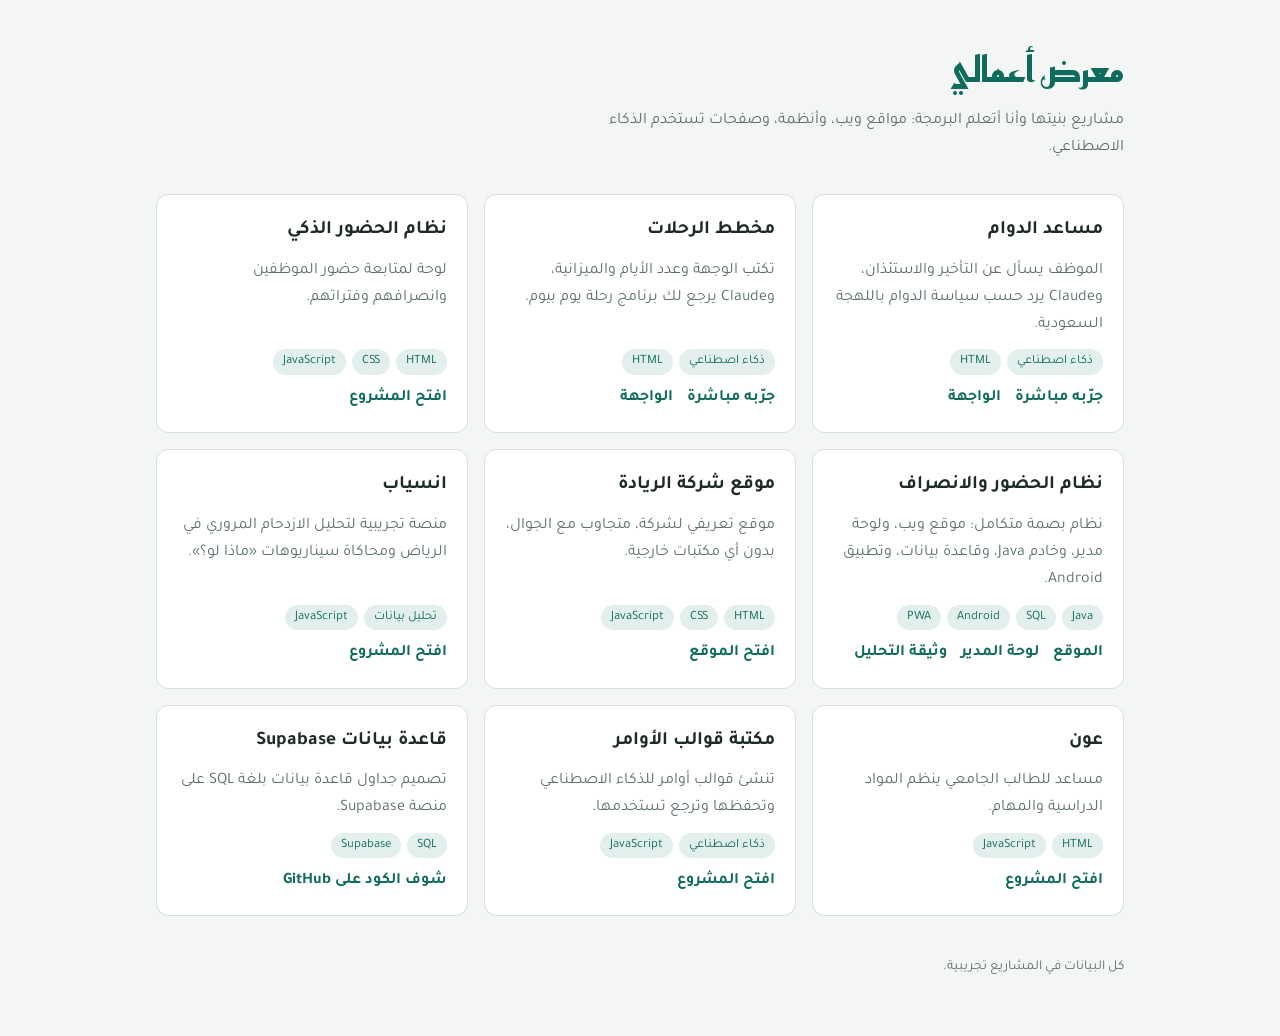
<file: index.html>
<!DOCTYPE html>
<html lang="ar" dir="rtl">
<head>
<meta charset="UTF-8">
<meta name="viewport" content="width=device-width, initial-scale=1.0">
<title>معرض أعمالي</title>
<meta name="description" content="مشاريعي في تطوير الويب والذكاء الاصطناعي">
<link rel="stylesheet" href="https://fonts.googleapis.com/css2?family=Tajawal:wght@400;500;700&family=Reem+Kufi:wght@600&display=swap">
<style>
/* تخطيط: رأس بسيط، ثم شبكة بطاقات تنزل لعمود واحد على الجوال */
:root{
  --bg:#f3f6f5; --surface:#ffffff; --fg:#1d2a28; --muted:#5d6f6b;
  --line:#d6e0dd; --accent:#0f6b5c; --tag:#e3efec;
  --display:"Reem Kufi","Tajawal",system-ui,sans-serif;
  --body:"Tajawal",system-ui,"Segoe UI",sans-serif;
}
@media (prefers-color-scheme: dark){:root{
  --bg:#111816; --surface:#19221f; --fg:#e4ece9; --muted:#9fb2ad;
  --line:#2c3a36; --accent:#4fbfa8; --tag:#22302c; color-scheme:dark}}
*{box-sizing:border-box}
body{margin:0;background:var(--bg);color:var(--fg);font-family:var(--body);font-size:16px;line-height:1.7}
.wrap{max-width:1000px;margin:0 auto;padding:40px 16px 56px}
header{margin-bottom:32px;max-width:60ch}
h1{font-family:var(--display);color:var(--accent);font-size:2.2rem;margin:0 0 8px}
header p{margin:0;color:var(--muted)}
.grid{display:grid;grid-template-columns:repeat(auto-fill,minmax(280px,1fr));gap:16px}
.card{background:var(--surface);border:1px solid var(--line);border-radius:12px;padding:20px;display:flex;flex-direction:column;gap:10px}
.card h2{font-size:1.2rem;margin:0}
.card p{margin:0;color:var(--muted);flex:1}
.tags{display:flex;flex-wrap:wrap;gap:6px}
.tag{background:var(--tag);color:var(--accent);font-size:.8rem;padding:2px 10px;border-radius:999px}
.links{display:flex;flex-wrap:wrap;gap:14px}
.links a{color:var(--accent);font-weight:700;text-decoration:none}
.links a:hover,.links a:focus-visible{text-decoration:underline}
.code-only{font-size:.85rem;color:var(--muted)}
footer{margin-top:40px;color:var(--muted);font-size:.85rem}
</style>
</head>
<body>
<div class="wrap">
  <header>
    <h1>معرض أعمالي</h1>
    <p>مشاريع بنيتها وأنا أتعلم البرمجة: مواقع ويب، وأنظمة، وصفحات تستخدم الذكاء الاصطناعي.</p>
  </header>

  <main class="grid">
    <article class="card">
      <h2>مساعد الدوام</h2>
      <p>الموظف يسأل عن التأخير والاستئذان، وClaude يرد حسب سياسة الدوام باللهجة السعودية.</p>
      <div class="tags"><span class="tag">ذكاء اصطناعي</span><span class="tag">HTML</span></div>
      <div class="links"><a href="https://claude.ai/artifact/Jewup6DSZySDdHMJiG12cU" target="_blank" rel="noopener">جرّبه مباشرة</a><a href="مساعد الحضور/">الواجهة</a></div>
    </article>

    <article class="card">
      <h2>مخطط الرحلات</h2>
      <p>تكتب الوجهة وعدد الأيام والميزانية، وClaude يرجع لك برنامج رحلة يوم بيوم.</p>
      <div class="tags"><span class="tag">ذكاء اصطناعي</span><span class="tag">HTML</span></div>
      <div class="links"><a href="https://claude.ai/artifact/8Usrz8REon4EkqQF6jnSWR" target="_blank" rel="noopener">جرّبه مباشرة</a><a href="مخطط الرحلات/trip-planner.html">الواجهة</a></div>
    </article>

    <article class="card">
      <h2>نظام الحضور الذكي</h2>
      <p>لوحة لمتابعة حضور الموظفين وانصرافهم وفتراتهم.</p>
      <div class="tags"><span class="tag">HTML</span><span class="tag">CSS</span><span class="tag">JavaScript</span></div>
      <div class="links"><a href="smart-attendance/">افتح المشروع</a></div>
    </article>

    <article class="card">
      <h2>نظام الحضور والانصراف</h2>
      <p>نظام بصمة متكامل: موقع ويب، ولوحة مدير، وخادم Java، وقاعدة بيانات، وتطبيق Android.</p>
      <div class="tags"><span class="tag">Java</span><span class="tag">SQL</span><span class="tag">Android</span><span class="tag">PWA</span></div>
      <div class="links"><a href="attendance-system/web/">الموقع</a><a href="attendance-system/web/admin.html">لوحة المدير</a><a href="attendance-system/docs/analysis.html">وثيقة التحليل</a></div>
    </article>

    <article class="card">
      <h2>موقع شركة الريادة</h2>
      <p>موقع تعريفي لشركة، متجاوب مع الجوال، بدون أي مكتبات خارجية.</p>
      <div class="tags"><span class="tag">HTML</span><span class="tag">CSS</span><span class="tag">JavaScript</span></div>
      <div class="links"><a href="company-website/">افتح الموقع</a></div>
    </article>

    <article class="card">
      <h2>انسياب</h2>
      <p>منصة تجريبية لتحليل الازدحام المروري في الرياض ومحاكاة سيناريوهات «ماذا لو؟».</p>
      <div class="tags"><span class="tag">تحليل بيانات</span><span class="tag">JavaScript</span></div>
      <div class="links"><a href="insiab/">افتح المشروع</a></div>
    </article>

    <article class="card">
      <h2>عون</h2>
      <p>مساعد للطالب الجامعي ينظم المواد الدراسية والمهام.</p>
      <div class="tags"><span class="tag">HTML</span><span class="tag">JavaScript</span></div>
      <div class="links"><a href="عون/">افتح المشروع</a></div>
    </article>

    <article class="card">
      <h2>مكتبة قوالب الأوامر</h2>
      <p>تنشئ قوالب أوامر للذكاء الاصطناعي وتحفظها وترجع تستخدمها.</p>
      <div class="tags"><span class="tag">ذكاء اصطناعي</span><span class="tag">JavaScript</span></div>
      <div class="links"><a href="prompt-templates/">افتح المشروع</a></div>
    </article>

    <article class="card">
      <h2>قاعدة بيانات Supabase</h2>
      <p>تصميم جداول قاعدة بيانات بلغة SQL على منصة Supabase.</p>
      <div class="tags"><span class="tag">SQL</span><span class="tag">Supabase</span></div>
      <div class="links"><a href="https://github.com/danaalrafadan-web/my-projects/tree/main/supabase" target="_blank" rel="noopener">شوف الكود على GitHub</a></div>
    </article>
  </main>

  <footer>كل البيانات في المشاريع تجريبية.</footer>
</div>
</body>
</html>
</file>
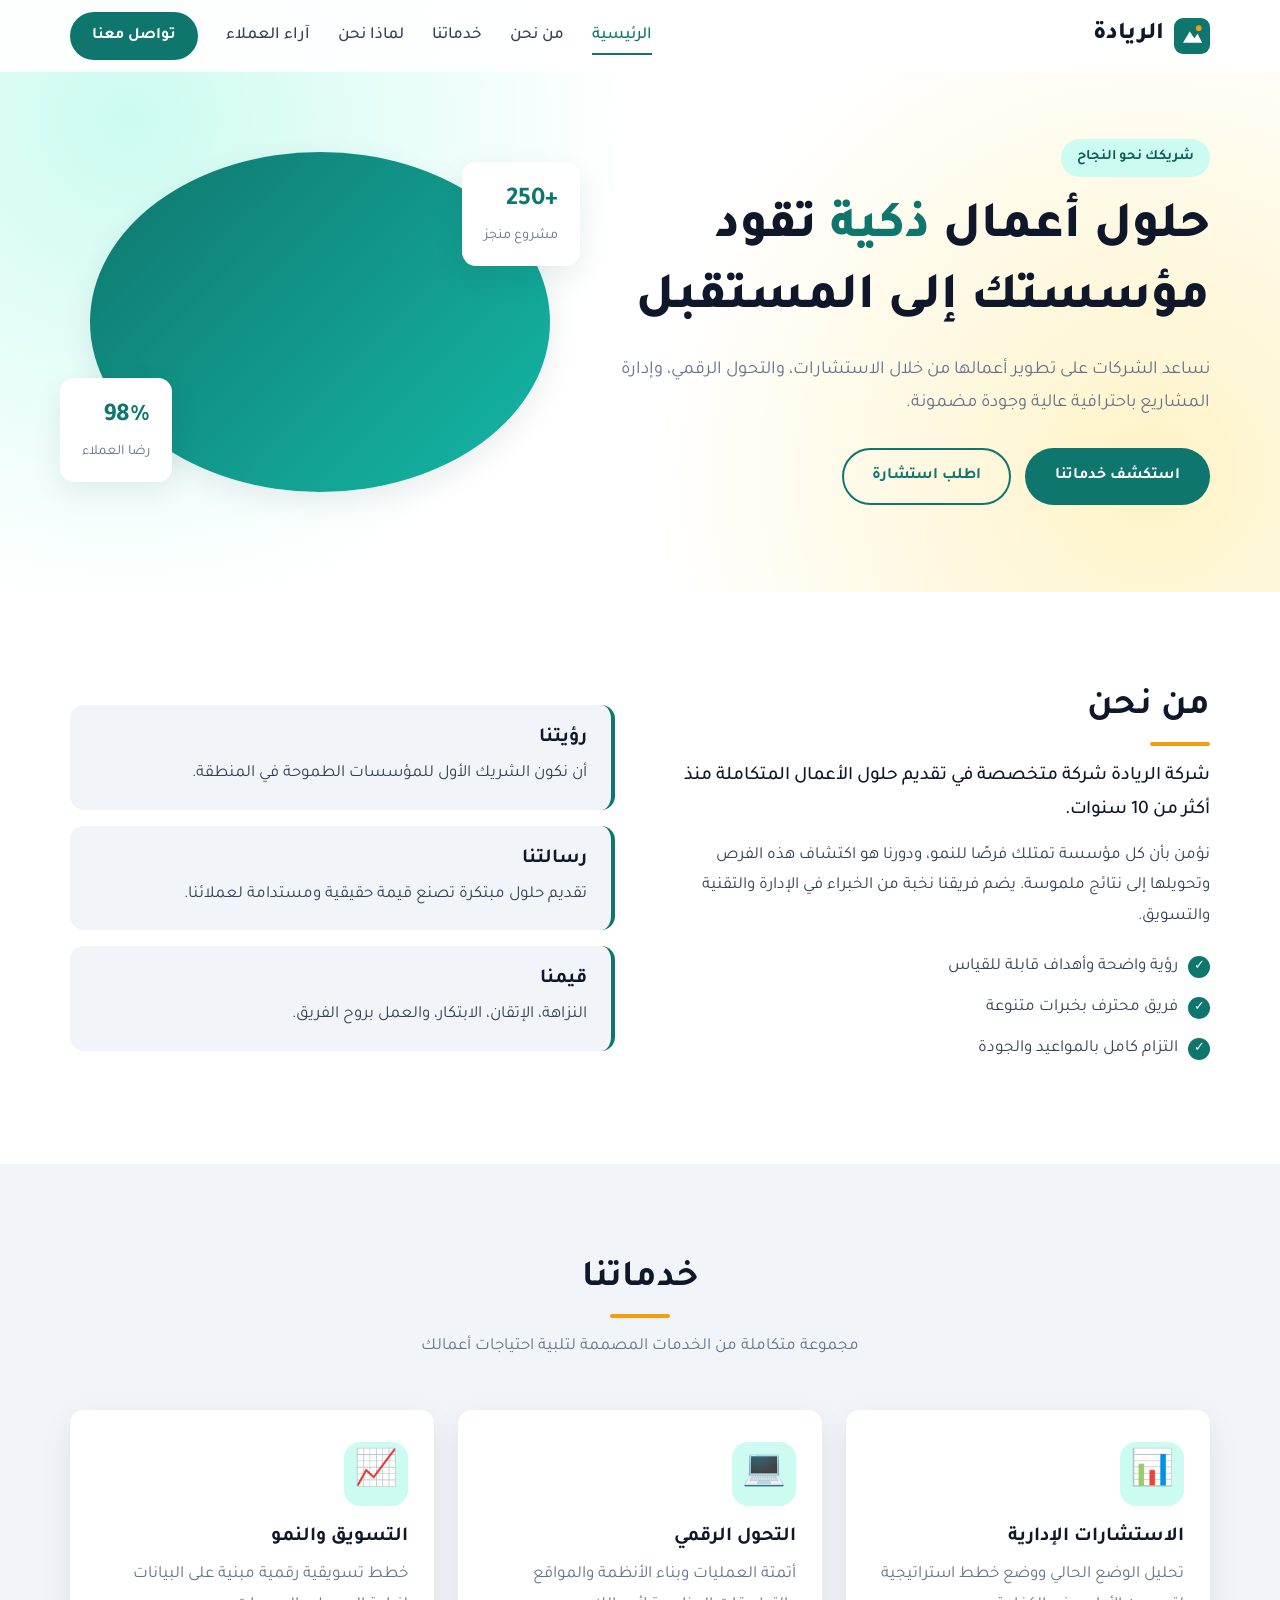
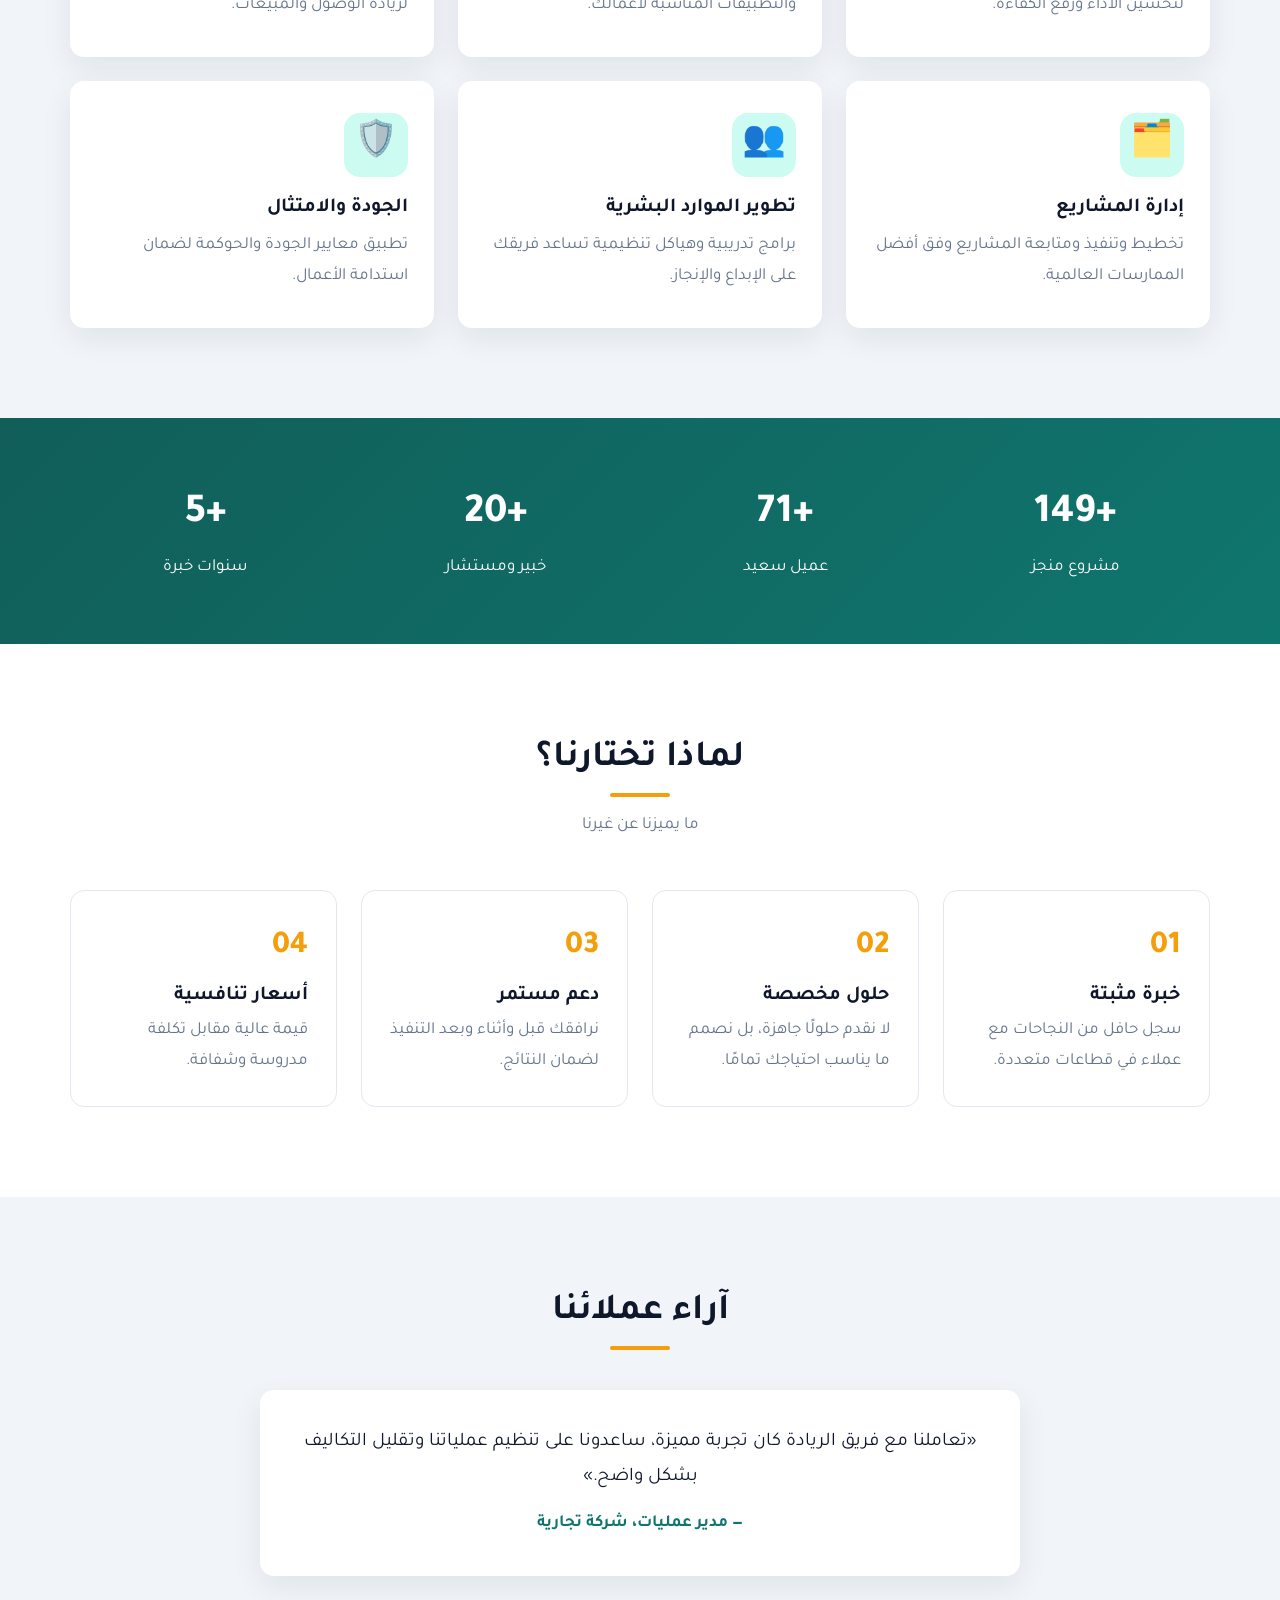
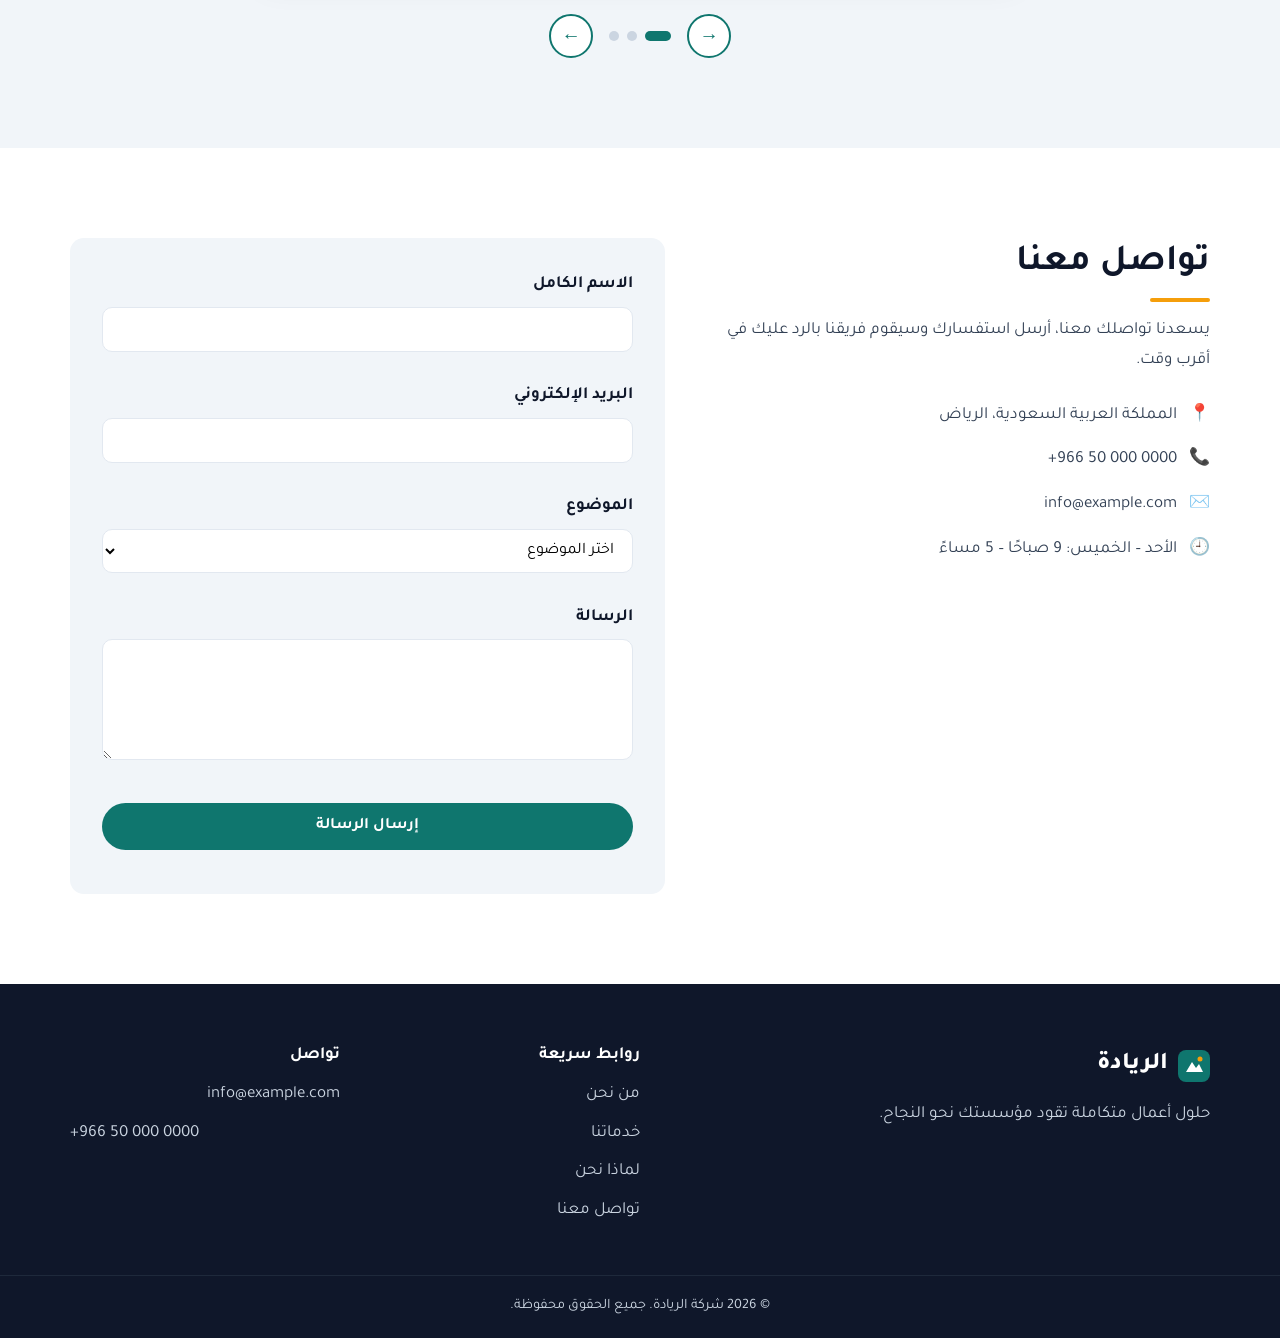
<file: company-website/index.html>
<!DOCTYPE html>
<html lang="ar" dir="rtl">
<head>
  <meta charset="UTF-8">
  <meta name="viewport" content="width=device-width, initial-scale=1.0">
  <title>شركة الريادة | حلول أعمال متكاملة</title>
  <meta name="description" content="شركة الريادة - نقدم حلول أعمال وتقنية متكاملة تساعد مؤسستك على النمو.">
  <link rel="icon" href="assets/favicon.svg" type="image/svg+xml">
  <link rel="preconnect" href="https://fonts.googleapis.com">
  <link rel="preconnect" href="https://fonts.gstatic.com" crossorigin>
  <link href="https://fonts.googleapis.com/css2?family=Tajawal:wght@400;500;700;800&display=swap" rel="stylesheet">
  <link rel="stylesheet" href="css/style.css">
</head>
<body>

  <!-- الشريط العلوي -->
  <header class="header" id="header">
    <div class="container nav-wrap">
      <a href="#home" class="logo">
        <img src="assets/favicon.svg" alt="" width="36" height="36">
        <span>الريادة</span>
      </a>
      <button class="menu-toggle" id="menuToggle" aria-label="فتح القائمة" aria-expanded="false" aria-controls="navMenu">
        <span></span><span></span><span></span>
      </button>
      <nav class="nav" id="navMenu">
        <a href="#home" class="nav-link active">الرئيسية</a>
        <a href="#about" class="nav-link">من نحن</a>
        <a href="#services" class="nav-link">خدماتنا</a>
        <a href="#why" class="nav-link">لماذا نحن</a>
        <a href="#testimonials" class="nav-link">آراء العملاء</a>
        <a href="#contact" class="btn btn-primary btn-sm">تواصل معنا</a>
      </nav>
    </div>
  </header>

  <main>
    <!-- الواجهة الرئيسية -->
    <section class="hero" id="home">
      <div class="container hero-grid">
        <div class="hero-text">
          <span class="badge">شريكك نحو النجاح</span>
          <h1>حلول أعمال <span class="highlight">ذكية</span> تقود مؤسستك إلى المستقبل</h1>
          <p>نساعد الشركات على تطوير أعمالها من خلال الاستشارات، والتحول الرقمي، وإدارة المشاريع باحترافية عالية وجودة مضمونة.</p>
          <div class="hero-actions">
            <a href="#services" class="btn btn-primary">استكشف خدماتنا</a>
            <a href="#contact" class="btn btn-outline">اطلب استشارة</a>
          </div>
        </div>
        <div class="hero-visual" aria-hidden="true">
          <div class="card-float c1"><strong>+250</strong><span>مشروع منجز</span></div>
          <div class="card-float c2"><strong>98%</strong><span>رضا العملاء</span></div>
          <div class="circle"></div>
        </div>
      </div>
    </section>

    <!-- من نحن -->
    <section class="section" id="about">
      <div class="container about-grid">
        <div>
          <h2 class="section-title">من نحن</h2>
          <p class="lead">شركة الريادة شركة متخصصة في تقديم حلول الأعمال المتكاملة منذ أكثر من 10 سنوات.</p>
          <p>نؤمن بأن كل مؤسسة تمتلك فرصًا للنمو، ودورنا هو اكتشاف هذه الفرص وتحويلها إلى نتائج ملموسة. يضم فريقنا نخبة من الخبراء في الإدارة والتقنية والتسويق.</p>
          <ul class="check-list">
            <li>رؤية واضحة وأهداف قابلة للقياس</li>
            <li>فريق محترف بخبرات متنوعة</li>
            <li>التزام كامل بالمواعيد والجودة</li>
          </ul>
        </div>
        <div class="about-cards">
          <div class="mini-card"><h3>رؤيتنا</h3><p>أن نكون الشريك الأول للمؤسسات الطموحة في المنطقة.</p></div>
          <div class="mini-card"><h3>رسالتنا</h3><p>تقديم حلول مبتكرة تصنع قيمة حقيقية ومستدامة لعملائنا.</p></div>
          <div class="mini-card"><h3>قيمنا</h3><p>النزاهة، الإتقان، الابتكار، والعمل بروح الفريق.</p></div>
        </div>
      </div>
    </section>

    <!-- الخدمات -->
    <section class="section section-alt" id="services">
      <div class="container">
        <h2 class="section-title center">خدماتنا</h2>
        <p class="section-sub">مجموعة متكاملة من الخدمات المصممة لتلبية احتياجات أعمالك</p>
        <div class="services-grid">
          <article class="service-card">
            <div class="icon">📊</div>
            <h3>الاستشارات الإدارية</h3>
            <p>تحليل الوضع الحالي ووضع خطط استراتيجية لتحسين الأداء ورفع الكفاءة.</p>
          </article>
          <article class="service-card">
            <div class="icon">💻</div>
            <h3>التحول الرقمي</h3>
            <p>أتمتة العمليات وبناء الأنظمة والمواقع والتطبيقات المناسبة لأعمالك.</p>
          </article>
          <article class="service-card">
            <div class="icon">📈</div>
            <h3>التسويق والنمو</h3>
            <p>خطط تسويقية رقمية مبنية على البيانات لزيادة الوصول والمبيعات.</p>
          </article>
          <article class="service-card">
            <div class="icon">🗂️</div>
            <h3>إدارة المشاريع</h3>
            <p>تخطيط وتنفيذ ومتابعة المشاريع وفق أفضل الممارسات العالمية.</p>
          </article>
          <article class="service-card">
            <div class="icon">👥</div>
            <h3>تطوير الموارد البشرية</h3>
            <p>برامج تدريبية وهياكل تنظيمية تساعد فريقك على الإبداع والإنجاز.</p>
          </article>
          <article class="service-card">
            <div class="icon">🛡️</div>
            <h3>الجودة والامتثال</h3>
            <p>تطبيق معايير الجودة والحوكمة لضمان استدامة الأعمال.</p>
          </article>
        </div>
      </div>
    </section>

    <!-- الإحصائيات -->
    <section class="stats">
      <div class="container stats-grid">
        <div class="stat"><strong class="counter" data-target="250">0</strong><span>مشروع منجز</span></div>
        <div class="stat"><strong class="counter" data-target="120">0</strong><span>عميل سعيد</span></div>
        <div class="stat"><strong class="counter" data-target="35">0</strong><span>خبير ومستشار</span></div>
        <div class="stat"><strong class="counter" data-target="10">0</strong><span>سنوات خبرة</span></div>
      </div>
    </section>

    <!-- لماذا نحن -->
    <section class="section" id="why">
      <div class="container">
        <h2 class="section-title center">لماذا تختارنا؟</h2>
        <p class="section-sub">ما يميزنا عن غيرنا</p>
        <div class="why-grid">
          <div class="why-item"><span class="num">01</span><h3>خبرة مثبتة</h3><p>سجل حافل من النجاحات مع عملاء في قطاعات متعددة.</p></div>
          <div class="why-item"><span class="num">02</span><h3>حلول مخصصة</h3><p>لا نقدم حلولًا جاهزة، بل نصمم ما يناسب احتياجك تمامًا.</p></div>
          <div class="why-item"><span class="num">03</span><h3>دعم مستمر</h3><p>نرافقك قبل وأثناء وبعد التنفيذ لضمان النتائج.</p></div>
          <div class="why-item"><span class="num">04</span><h3>أسعار تنافسية</h3><p>قيمة عالية مقابل تكلفة مدروسة وشفافة.</p></div>
        </div>
      </div>
    </section>

    <!-- آراء العملاء -->
    <section class="section section-alt" id="testimonials">
      <div class="container">
        <h2 class="section-title center">آراء عملائنا</h2>
        <div class="slider" id="slider">
          <div class="slides">
            <blockquote class="slide active">
              <p>«تعاملنا مع فريق الريادة كان تجربة مميزة، ساعدونا على تنظيم عملياتنا وتقليل التكاليف بشكل واضح.»</p>
              <cite>— مدير عمليات، شركة تجارية</cite>
            </blockquote>
            <blockquote class="slide">
              <p>«احترافية عالية والتزام بالمواعيد. أنصح بهم لأي مؤسسة تبحث عن التطوير الحقيقي.»</p>
              <cite>— رئيس تنفيذي، مؤسسة خدمية</cite>
            </blockquote>
            <blockquote class="slide">
              <p>«مشروع التحول الرقمي الذي نفذوه غيّر طريقة عملنا بالكامل للأفضل.»</p>
              <cite>— مدير تقنية المعلومات، شركة صناعية</cite>
            </blockquote>
          </div>
          <div class="slider-controls">
            <button class="slider-btn" id="prevSlide" aria-label="السابق">→</button>
            <div class="dots" id="dots"></div>
            <button class="slider-btn" id="nextSlide" aria-label="التالي">←</button>
          </div>
        </div>
      </div>
    </section>

    <!-- تواصل معنا -->
    <section class="section" id="contact">
      <div class="container contact-grid">
        <div>
          <h2 class="section-title">تواصل معنا</h2>
          <p>يسعدنا تواصلك معنا، أرسل استفسارك وسيقوم فريقنا بالرد عليك في أقرب وقت.</p>
          <ul class="contact-info">
            <li><span>📍</span> المملكة العربية السعودية، الرياض</li>
            <li><span>📞</span> <a href="tel:+966500000000" dir="ltr">+966 50 000 0000</a></li>
            <li><span>✉️</span> <a href="mailto:info@example.com">info@example.com</a></li>
            <li><span>🕘</span> الأحد – الخميس: 9 صباحًا – 5 مساءً</li>
          </ul>
        </div>
        <form class="contact-form" id="contactForm" novalidate>
          <div class="field">
            <label for="name">الاسم الكامل</label>
            <input type="text" id="name" name="name" required>
            <small class="error"></small>
          </div>
          <div class="field">
            <label for="email">البريد الإلكتروني</label>
            <input type="email" id="email" name="email" dir="ltr" required>
            <small class="error"></small>
          </div>
          <div class="field">
            <label for="subject">الموضوع</label>
            <select id="subject" name="subject" required>
              <option value="">اختر الموضوع</option>
              <option>طلب استشارة</option>
              <option>استفسار عن خدمة</option>
              <option>شراكة</option>
              <option>أخرى</option>
            </select>
            <small class="error"></small>
          </div>
          <div class="field">
            <label for="message">الرسالة</label>
            <textarea id="message" name="message" rows="5" required></textarea>
            <small class="error"></small>
          </div>
          <button type="submit" class="btn btn-primary btn-block">إرسال الرسالة</button>
          <p class="form-status" id="formStatus" role="status"></p>
        </form>
      </div>
    </section>
  </main>

  <footer class="footer">
    <div class="container footer-grid">
      <div>
        <a href="#home" class="logo light"><img src="assets/favicon.svg" alt="" width="32" height="32"><span>الريادة</span></a>
        <p>حلول أعمال متكاملة تقود مؤسستك نحو النجاح.</p>
      </div>
      <div>
        <h4>روابط سريعة</h4>
        <a href="#about">من نحن</a>
        <a href="#services">خدماتنا</a>
        <a href="#why">لماذا نحن</a>
        <a href="#contact">تواصل معنا</a>
      </div>
      <div>
        <h4>تواصل</h4>
        <a href="mailto:info@example.com">info@example.com</a>
        <a href="tel:+966500000000" dir="ltr">+966 50 000 0000</a>
      </div>
    </div>
    <div class="copyright">© <span id="year"></span> شركة الريادة. جميع الحقوق محفوظة.</div>
  </footer>

  <button class="to-top" id="toTop" aria-label="العودة للأعلى">↑</button>

  <script src="js/main.js"></script>
</body>
</html>
</file>
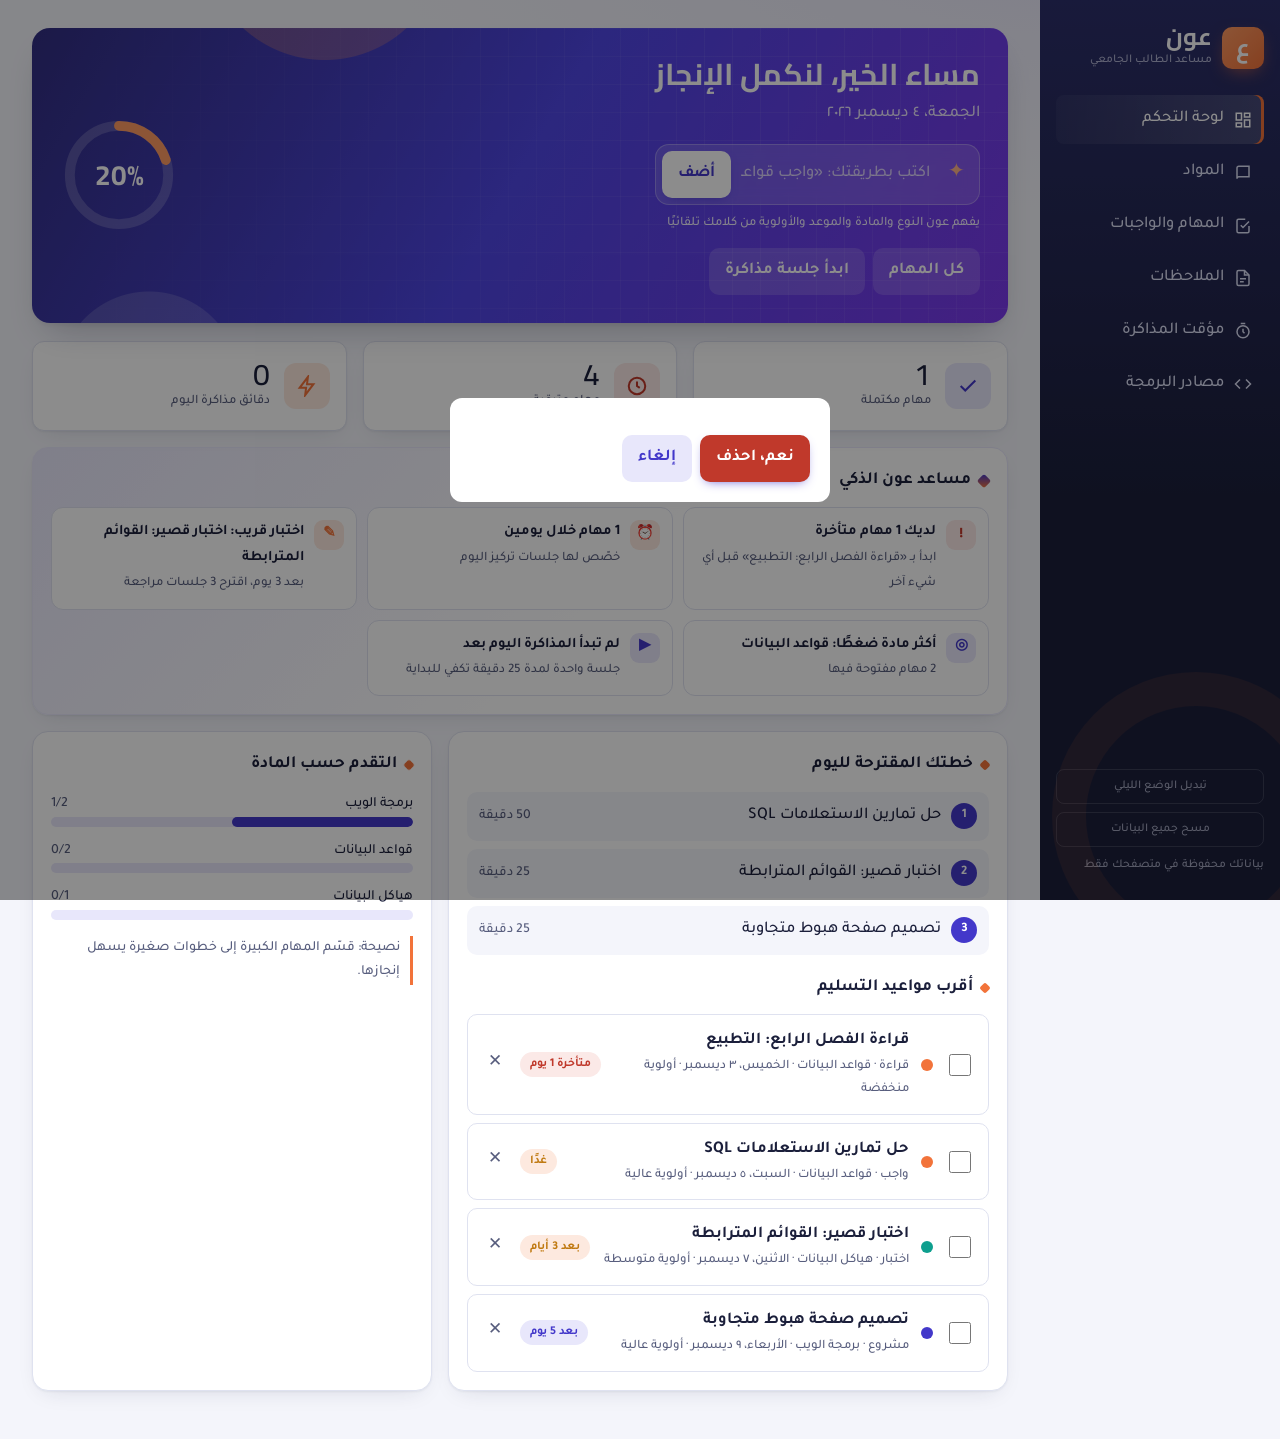
<file: عون/index.html>
<!DOCTYPE html>
<html lang="ar" dir="rtl">
<head>
<meta charset="UTF-8">
<meta name="viewport" content="width=device-width, initial-scale=1, viewport-fit=cover">
<meta name="description" content="عون – منصة لتنظيم الحياة الدراسية للطالب الجامعي">
<title>عون – مساعد الطالب الجامعي</title>
<link rel="preconnect" href="https://fonts.googleapis.com">
<link rel="stylesheet" href="https://fonts.googleapis.com/css2?family=Cairo:wght@500;600;700;800&family=Tajawal:wght@400;500;700&display=swap">
<style>
/* Layout: fixed side rail (RTL right) + scrolling workspace; rail becomes a top tab strip on phones */
:root{
  --bg:#f4f5fb; --surface:#ffffff; --ink:#1b1f3b; --muted:#585e7e; --line:#dfe2f0;
  --accent:#4338ca; --accent-soft:#e8e7fb; --gold:#f2733a; --gold-soft:#fde9df;
  --ok:#2f8a4c; --warn:#c07a12; --bad:#c0392b; --bad-soft:#fbe9e7;
  --rail:#1b1f3b; --rail-ink:#dcdff5;
  --display:"Cairo",Tahoma,sans-serif;
  --body:"Tajawal","Cairo",Tahoma,"Segoe UI",sans-serif;
  --r:12px;
}
@media (prefers-color-scheme:dark){:root:not([data-theme="light"]){
  --bg:#0f1124; --surface:#181b34; --ink:#eceefb; --muted:#a3a8cc; --line:#2a2e52;
  --accent:#8b85f5; --accent-soft:#272a5a; --gold:#ff8f5c; --gold-soft:#3d2419;
  --ok:#5cc47c; --warn:#e3aa45; --bad:#ef7464; --bad-soft:#3b1e1a; --rail:#0a0b1a; --rail-ink:#cfd2ef; color-scheme:dark}}
:root[data-theme="dark"]{
  --bg:#0f1124; --surface:#181b34; --ink:#eceefb; --muted:#a3a8cc; --line:#2a2e52;
  --accent:#8b85f5; --accent-soft:#272a5a; --gold:#ff8f5c; --gold-soft:#3d2419;
  --ok:#5cc47c; --warn:#e3aa45; --bad:#ef7464; --bad-soft:#3b1e1a; --rail:#0a0b1a; --rail-ink:#cfd2ef; color-scheme:dark}
*{box-sizing:border-box}
html,body{height:100%}
body{margin:0;background:var(--bg);color:var(--ink);font-family:var(--body);font-size:16.5px;line-height:1.75;font-weight:500}
button,input,select,textarea{font:inherit;color:inherit}
:focus-visible{outline:2px solid var(--gold);outline-offset:2px}
.app{display:grid;grid-template-columns:240px 1fr;min-height:100%}
.rail{background:var(--rail);color:var(--rail-ink);padding:24px 16px;display:flex;flex-direction:column;gap:24px;position:sticky;top:0;height:100vh}
.brand{display:flex;align-items:center;gap:10px}
.brand .mark{width:42px;height:42px;border-radius:10px;background:var(--gold);color:#ffffff;display:grid;place-items:center;font-family:var(--display);font-size:24px;font-weight:700}
.brand h1{font-family:var(--display);margin:0;font-size:24px;line-height:1.1;color:#fff}
.brand small{display:block;font-size:12px;opacity:.75}
nav{display:flex;flex-direction:column;gap:4px}
nav button{all:unset;cursor:pointer;padding:10px 12px;border-radius:8px;display:flex;gap:10px;align-items:center;font-weight:500}
nav button:hover{background:rgba(255,255,255,.07)}
nav button[aria-current="page"]{background:rgba(255,255,255,.12);color:#fff;box-shadow:inset -3px 0 0 var(--gold)}
nav svg{width:18px;height:18px;flex:none}
.rail .foot{margin-top:auto;font-size:12px;opacity:.7;display:flex;flex-direction:column;gap:8px}
.ghost{background:transparent;border:1px solid rgba(255,255,255,.2);color:inherit;border-radius:8px;padding:6px 10px;cursor:pointer}
main{padding:28px 32px 48px;min-width:0;max-width:1180px;width:100%}
.head{display:flex;justify-content:space-between;align-items:flex-end;gap:16px;flex-wrap:wrap;margin-bottom:22px}
.head h2{font-family:var(--display);font-size:30px;margin:0;line-height:1.2;text-wrap:balance}
.head p{margin:4px 0 0;color:var(--muted)}
.view[hidden]{display:none}
.panel{background:var(--surface);border:1px solid var(--line);border-radius:var(--r);padding:18px}
.panel h3{margin:0 0 12px;font-size:16px}
.grid{display:grid;gap:16px}
.stats{grid-template-columns:repeat(4,1fr)}
.stat{background:var(--surface);border:1px solid var(--line);border-radius:var(--r);padding:16px}
.stat .n{font-family:var(--display);font-size:34px;line-height:1.1;font-variant-numeric:tabular-nums}
.stat .l{color:var(--muted);font-size:13px}
.stat.hl{background:var(--accent);color:#fff;border-color:var(--accent)}
.stat.hl .l{color:rgba(255,255,255,.85)}
.two{grid-template-columns:1.4fr 1fr}
.bar{height:10px;background:var(--accent-soft);border-radius:99px;overflow:hidden}
.bar i{display:block;height:100%;background:var(--accent);border-radius:99px;transition:width .4s}
.btn{background:var(--accent);color:#fff;border:0;border-radius:8px;padding:9px 16px;font-weight:600;cursor:pointer}
.btn:hover{filter:brightness(1.08)}
.btn.sec{background:var(--accent-soft);color:var(--accent)}
.btn.danger{background:var(--bad)}
.icon-btn{background:none;border:0;cursor:pointer;color:var(--muted);padding:4px 6px;border-radius:6px}
.icon-btn:hover{background:var(--accent-soft);color:var(--ink)}
.form{display:grid;gap:10px;grid-template-columns:repeat(auto-fit,minmax(150px,1fr));align-items:end}
label{display:flex;flex-direction:column;gap:4px;font-size:13px;color:var(--muted);font-weight:500}
input,select,textarea{background:var(--bg);border:1px solid var(--line);border-radius:8px;padding:9px 10px;width:100%}
textarea{min-height:90px;resize:vertical}
.list{display:flex;flex-direction:column;gap:8px;margin:0;padding:0;list-style:none}
.item{display:flex;gap:12px;align-items:center;padding:12px 14px;background:var(--surface);border:1px solid var(--line);border-radius:10px}
.item .grow{flex:1;min-width:0}
.item .t{font-weight:600}
.item .s{font-size:13px;color:var(--muted)}
.item.done .t{text-decoration:line-through;color:var(--muted)}
.chk{width:22px;height:22px;accent-color:var(--accent);flex:none;cursor:pointer}
.pill{font-size:12px;padding:2px 10px;border-radius:99px;white-space:nowrap;font-weight:600}
.p-late{background:var(--bad-soft);color:var(--bad)}
.p-soon{background:var(--gold-soft);color:var(--warn)}
.p-ok{background:var(--accent-soft);color:var(--accent)}
.p-done{background:var(--accent-soft);color:var(--ok)}
.dot{width:12px;height:12px;border-radius:50%;flex:none}
.filters{display:flex;gap:6px;flex-wrap:wrap}
.chip{border:1px solid var(--line);background:var(--surface);border-radius:99px;padding:5px 14px;cursor:pointer;font-size:13px}
.chip[aria-pressed="true"]{background:var(--ink);color:var(--bg);border-color:var(--ink)}
.courses{grid-template-columns:repeat(auto-fill,minmax(240px,1fr))}
.course{background:var(--surface);border:1px solid var(--line);border-radius:var(--r);padding:16px;border-top:5px solid var(--c);display:flex;flex-direction:column;gap:6px}
.course .code{font-size:12px;color:var(--muted);letter-spacing:.04em;direction:ltr;text-align:right}
.course h4{margin:0;font-size:17px}
.notes{grid-template-columns:repeat(auto-fill,minmax(260px,1fr))}
.note{background:var(--gold-soft);border:1px solid var(--line);border-radius:var(--r);padding:16px;display:flex;flex-direction:column;gap:6px}
.note h4{margin:0}
.note p{margin:0;white-space:pre-wrap;word-break:break-word}
.timer{display:grid;grid-template-columns:auto 1fr;gap:28px;align-items:center}
.dial{position:relative;width:240px;height:240px}
.dial svg{width:100%;height:100%;transform:rotate(-90deg)}
.dial .read{position:absolute;inset:0;display:grid;place-items:center;text-align:center}
.dial .time{font-family:var(--display);font-size:52px;font-variant-numeric:tabular-nums;direction:ltr;line-height:1}
.dial .mode{color:var(--muted);font-size:14px}
.row{display:flex;gap:8px;flex-wrap:wrap;align-items:center}
.res{grid-template-columns:repeat(auto-fill,minmax(250px,1fr))}
.lang{background:var(--surface);border:1px solid var(--line);border-radius:var(--r);padding:16px}
.lang .badge{display:inline-block;font-family:ui-monospace,Consolas,monospace;font-weight:700;font-size:13px;padding:3px 10px;border-radius:6px;background:var(--ink);color:var(--bg);direction:ltr}
.lang p{color:var(--muted);font-size:14px;margin:8px 0}
.lang ul{margin:0;padding:0 18px 0 0}
.lang a{color:var(--accent);font-weight:500}
.empty{color:var(--muted);text-align:center;padding:22px;border:1px dashed var(--line);border-radius:10px}
.toast{position:fixed;bottom:calc(20px + env(safe-area-inset-bottom,0px));left:50%;transform:translateX(-50%);background:var(--ink);color:var(--bg);padding:10px 18px;border-radius:8px;opacity:0;pointer-events:none;transition:opacity .25s;z-index:20}
.toast.show{opacity:1}
.modal{position:fixed;inset:0;background:rgba(0,0,0,.45);display:grid;place-items:center;z-index:30;padding:16px}
.modal .box{background:var(--surface);border-radius:var(--r);padding:20px;max-width:380px;width:100%}
.quote{font-size:14px;color:var(--muted);border-right:3px solid var(--gold);padding-right:10px;margin:0}
@media (max-width:600px){.stats{grid-template-columns:1fr!important}}
@media (max-width:900px){.two{grid-template-columns:1fr}}
@media (max-width:760px){
  .app{grid-template-columns:1fr}
  .rail{position:sticky;top:env(safe-area-inset-top,0px);height:auto;padding:12px 16px;gap:10px;z-index:10}
  .rail .foot{display:none}
  .brand .mark{width:34px;height:34px;font-size:19px}.brand h1{font-size:19px}
  nav{flex-direction:row;overflow-x:auto;gap:2px;scrollbar-width:none}
  nav button{white-space:nowrap;padding:8px 10px;font-size:14px}
  nav button[aria-current="page"]{box-shadow:inset 0 -3px 0 var(--gold)}
  main{padding:20px 16px 48px}
  .head h2{font-size:24px}
  .timer{grid-template-columns:1fr;justify-items:center}
  .dial{width:210px;height:210px}
}
@media (prefers-reduced-motion:reduce){*{transition:none!important}}

/* ===== تحسينات الشكل ===== */
:root{--shadow:0 1px 2px rgba(27,31,59,.05),0 8px 24px -12px rgba(27,31,59,.18);--shadow-h:0 2px 4px rgba(27,31,59,.06),0 18px 36px -16px rgba(27,31,59,.3)}
@media (prefers-color-scheme:dark){:root:not([data-theme="light"]){--shadow:0 1px 2px rgba(0,0,0,.3),0 8px 24px -12px rgba(0,0,0,.6);--shadow-h:0 18px 36px -16px rgba(0,0,0,.8)}}
:root[data-theme="dark"]{--shadow:0 1px 2px rgba(0,0,0,.3),0 8px 24px -12px rgba(0,0,0,.6);--shadow-h:0 18px 36px -16px rgba(0,0,0,.8)}
body{background:radial-gradient(1200px 500px at 85% -10%,var(--accent-soft),transparent 60%),var(--bg);background-attachment:fixed}
.rail{background:linear-gradient(180deg,#2c2f6b 0%,var(--rail) 55%);overflow:hidden}
.rail::after{content:"";position:absolute;inset:auto -60px -60px auto;width:220px;height:220px;border-radius:50%;border:34px solid rgba(242,115,58,.10);pointer-events:none}
.brand .mark{box-shadow:0 6px 18px -6px rgba(242,115,58,.7);background:linear-gradient(135deg,#ff9a62,var(--gold))}
nav button{transition:background .2s,color .2s,transform .2s}
nav button:hover{transform:translateX(-3px)}
nav button[aria-current="page"]{background:linear-gradient(90deg,rgba(255,255,255,.04),rgba(255,255,255,.14))}
.hero{position:relative;overflow:hidden;border-radius:18px;padding:28px;margin-bottom:18px;color:#fff;
  background:linear-gradient(120deg,#3730a3 0%,#4f46e5 55%,#7c3aed 100%);box-shadow:var(--shadow-h);display:flex;gap:24px;align-items:center;justify-content:space-between;flex-wrap:wrap}
.hero::before{content:"";position:absolute;inset:0;background:
  radial-gradient(circle at 12% 120%,rgba(255,255,255,.14) 0 90px,transparent 91px),
  radial-gradient(circle at 30% -30%,rgba(255,154,98,.25) 0 120px,transparent 121px);pointer-events:none}
.hero h2{font-family:var(--display);font-size:30px;margin:0;line-height:1.25;text-wrap:balance}
.hero p{margin:6px 0 16px;opacity:.85}
.hero .btn{background:#fff;color:#4338ca}
.hero .btn.sec{background:rgba(255,255,255,.15);color:#fff}
.hring{position:relative;width:118px;height:118px;flex:none}
.hring svg{width:100%;height:100%;transform:rotate(-90deg)}
.hring b{position:absolute;inset:0;display:grid;place-items:center;font-family:var(--display);font-size:28px;line-height:1}
.hring small{position:absolute;bottom:-22px;width:100%;text-align:center;font-size:12px;opacity:.85}
.stat{display:flex;gap:14px;align-items:center;box-shadow:var(--shadow);transition:transform .2s,box-shadow .2s}
.stat:hover{transform:translateY(-3px);box-shadow:var(--shadow-h)}
.stat .ic{width:46px;height:46px;border-radius:12px;display:grid;place-items:center;flex:none;background:var(--accent-soft);color:var(--accent)}
.stat .ic svg{width:22px;height:22px}
.stat .ic.g{background:var(--gold-soft);color:var(--gold)}
.stat .ic.r{background:var(--bad-soft);color:var(--bad)}
.stat .n{font-size:30px}
.panel,.course,.lang,.note{box-shadow:var(--shadow)}
.panel{border-radius:16px}
.panel h3{display:flex;align-items:center;gap:8px;font-size:17px}
.panel h3::before{content:"";width:8px;height:8px;border-radius:2px;background:var(--gold);transform:rotate(45deg)}
.item{transition:transform .15s,box-shadow .15s,border-color .15s}
.item:hover{transform:translateY(-1px);box-shadow:var(--shadow);border-color:var(--accent-soft)}
.course,.lang,.note{transition:transform .2s,box-shadow .2s}
.course:hover,.lang:hover,.note:hover{transform:translateY(-4px);box-shadow:var(--shadow-h)}
.course{border-top:0;position:relative;overflow:hidden;padding-top:22px}
.course::before{content:"";position:absolute;inset:0 0 auto 0;height:6px;background:var(--c)}
.course h4{font-size:19px;font-family:var(--display);font-weight:500}
.note{background:linear-gradient(180deg,var(--gold-soft),var(--surface) 140%);border-color:transparent;position:relative}
.note::before{content:"";position:absolute;top:-1px;left:22px;width:38px;height:12px;background:var(--gold);opacity:.5;border-radius:0 0 4px 4px}
.lang{display:flex;flex-direction:column}
.lang .badge{align-self:flex-start;background:var(--accent);color:#fff;font-size:14px;padding:5px 12px}
.lang li{margin:3px 0}
.lang a{text-decoration:none}.lang a:hover{text-decoration:underline}
.btn{border-radius:10px;transition:transform .15s,filter .15s;box-shadow:0 4px 12px -6px var(--accent)}
.btn:active{transform:scale(.97)}
.btn.sec{box-shadow:none}
.head h2{position:relative;padding-bottom:6px}
.head h2::after{content:"";position:absolute;right:0;bottom:0;width:44px;height:4px;border-radius:4px;background:var(--gold)}
input,select,textarea{border-radius:10px;transition:border-color .15s,box-shadow .15s}
input:focus,select:focus,textarea:focus{outline:none;border-color:var(--accent);box-shadow:0 0 0 3px var(--accent-soft)}
.timer{border-radius:20px;padding:28px}
.dial{filter:drop-shadow(0 10px 22px rgba(67,56,202,.18))}
.view:not([hidden]){animation:fade .35s ease}
@keyframes fade{from{opacity:.4;transform:translateY(6px)}to{opacity:1;transform:none}}
.hero{background:linear-gradient(120deg,#312e81 0%,#4f46e5 50%,#7c3aed 100%)}
.hero::after{content:"";position:absolute;inset:0;background-image:linear-gradient(rgba(255,255,255,.06) 1px,transparent 1px),linear-gradient(90deg,rgba(255,255,255,.06) 1px,transparent 1px);background-size:28px 28px;mask-image:linear-gradient(90deg,transparent,#000 70%);-webkit-mask-image:linear-gradient(90deg,transparent,#000 70%);pointer-events:none}
.hero>*{position:relative;z-index:1}
.smart{display:flex;gap:8px;align-items:center;background:rgba(255,255,255,.14);border:1px solid rgba(255,255,255,.28);backdrop-filter:blur(8px);-webkit-backdrop-filter:blur(8px);border-radius:14px;padding:6px 6px 6px 6px;max-width:560px}
.smart .spark{color:#ffb38a;font-size:20px;padding:0 8px;animation:pulse 2.4s infinite}
.smart input{background:transparent;border:0;color:#fff;flex:1;min-width:0;padding:8px 2px}
.smart input::placeholder{color:rgba(255,255,255,.7)}
.smart input:focus{box-shadow:none}
.smart-prev{font-size:13px;margin-top:8px;opacity:.9;min-height:22px;display:flex;gap:6px;flex-wrap:wrap}
.smart-prev .tag{background:rgba(255,255,255,.18);padding:1px 10px;border-radius:99px}
@keyframes pulse{50%{opacity:.4;transform:scale(.85)}}
.ai{background:linear-gradient(135deg,var(--accent-soft),var(--surface) 60%);border-color:var(--accent-soft)}
.ai h3::before{background:linear-gradient(135deg,var(--accent),var(--gold));width:10px;height:10px}
.insights{grid-template-columns:repeat(auto-fit,minmax(230px,1fr));gap:10px}
.ins{display:flex;gap:10px;align-items:flex-start;background:var(--surface);border:1px solid var(--line);border-radius:12px;padding:12px;font-size:14.5px}
.ins i{font-style:normal;width:30px;height:30px;border-radius:9px;display:grid;place-items:center;flex:none;font-weight:800}
.ins.bad i{background:var(--bad-soft);color:var(--bad)}.ins.warn i{background:var(--gold-soft);color:var(--gold)}.ins.good i{background:var(--accent-soft);color:var(--accent)}
.ins b{display:block}.ins span{color:var(--muted);font-size:13px}
.plan{margin:0;padding:0;list-style:none;counter-reset:p;display:flex;flex-direction:column;gap:8px}
.plan li{counter-increment:p;display:flex;gap:10px;align-items:center;padding:10px 12px;border-radius:10px;background:var(--bg)}
.plan li::before{content:counter(p);width:26px;height:26px;border-radius:50%;background:var(--accent);color:#fff;display:grid;place-items:center;font-size:13px;font-weight:700;flex:none}
.plan small{color:var(--muted);margin-inline-start:auto;white-space:nowrap}
@media (max-width:760px){.hero{padding:20px}.hero h2{font-size:22px}.hring{width:96px;height:96px}.rail::after{display:none}}
</style>

</head>
<body>
<div class="app">
  <aside class="rail">
    <div class="brand"><div class="mark">ع</div><div><h1>عون</h1><small>مساعد الطالب الجامعي</small></div></div>
    <nav id="nav" aria-label="الأقسام">
      <button data-v="dash"><svg viewBox="0 0 24 24" fill="none" stroke="currentColor" stroke-width="2"><rect x="3" y="3" width="7" height="9"/><rect x="14" y="3" width="7" height="5"/><rect x="14" y="12" width="7" height="9"/><rect x="3" y="16" width="7" height="5"/></svg>لوحة التحكم</button>
      <button data-v="courses"><svg viewBox="0 0 24 24" fill="none" stroke="currentColor" stroke-width="2"><path d="M4 19.5A2.5 2.5 0 0 1 6.5 17H20V3H6.5A2.5 2.5 0 0 0 4 5.5z"/></svg>المواد</button>
      <button data-v="tasks"><svg viewBox="0 0 24 24" fill="none" stroke="currentColor" stroke-width="2"><path d="M9 11l3 3 8-8"/><path d="M20 12v7a2 2 0 0 1-2 2H6a2 2 0 0 1-2-2V5a2 2 0 0 1 2-2h9"/></svg>المهام والواجبات</button>
      <button data-v="notes"><svg viewBox="0 0 24 24" fill="none" stroke="currentColor" stroke-width="2"><path d="M14 2H6a2 2 0 0 0-2 2v16a2 2 0 0 0 2 2h12a2 2 0 0 0 2-2V8z"/><path d="M14 2v6h6M8 13h8M8 17h5"/></svg>الملاحظات</button>
      <button data-v="timer"><svg viewBox="0 0 24 24" fill="none" stroke="currentColor" stroke-width="2"><circle cx="12" cy="13" r="8"/><path d="M12 9v4l2 2M9 2h6"/></svg>مؤقت المذاكرة</button>
      <button data-v="res"><svg viewBox="0 0 24 24" fill="none" stroke="currentColor" stroke-width="2"><path d="M16 18l6-6-6-6M8 6l-6 6 6 6"/></svg>مصادر البرمجة</button>
    </nav>
    <div class="foot">
      <button class="ghost" id="themeBtn">تبديل الوضع الليلي</button>
      <button class="ghost" id="resetBtn">مسح جميع البيانات</button>
      <span>بياناتك محفوظة في متصفحك فقط</span>
    </div>
  </aside>

  <main>
    <!-- لوحة التحكم -->
    <section class="view" id="v-dash">
      <div class="hero">
        <div style="position:relative;min-width:0"><h2 id="greet">أهلًا بك</h2><p id="today"></p>
          <form id="smartForm" class="smart"><span class="spark">✦</span><input id="smartIn" placeholder="اكتب بطريقتك: «واجب قواعد البيانات بكرة مهم»" aria-label="إضافة ذكية"><button class="btn">أضف</button></form>
          <div id="smartPrev" class="smart-prev">يفهم عون النوع والمادة والموعد والأولوية من كلامك تلقائيًا</div>
          <div class="row" style="margin-top:12px"><button class="btn sec" data-go="tasks">كل المهام</button><button class="btn sec" data-go="timer">ابدأ جلسة مذاكرة</button></div></div>
        <div class="hring"><svg viewBox="0 0 120 120"><circle cx="60" cy="60" r="50" fill="none" stroke="rgba(255,255,255,.18)" stroke-width="10"/><circle id="hRing" cx="60" cy="60" r="50" fill="none" stroke="#ff9a62" stroke-width="10" stroke-linecap="round" stroke-dasharray="314.2" stroke-dashoffset="314.2" style="transition:stroke-dashoffset .8s"/></svg><b id="sPct">0%</b><small>نسبة الإنجاز</small></div>
      </div>
      <div class="grid stats" style="grid-template-columns:repeat(3,1fr)">
        <div class="stat"><div class="ic"><svg viewBox="0 0 24 24" fill="none" stroke="currentColor" stroke-width="2.2"><path d="M20 6L9 17l-5-5"/></svg></div><div><div class="n" id="sDone">0</div><div class="l">مهام مكتملة</div></div></div>
        <div class="stat"><div class="ic r"><svg viewBox="0 0 24 24" fill="none" stroke="currentColor" stroke-width="2.2"><circle cx="12" cy="12" r="9"/><path d="M12 7v5l3 2"/></svg></div><div><div class="n" id="sLeft">0</div><div class="l">مهام متبقية</div></div></div>
        <div class="stat"><div class="ic g"><svg viewBox="0 0 24 24" fill="none" stroke="currentColor" stroke-width="2.2"><path d="M13 2L4 14h7l-1 8 9-12h-7z"/></svg></div><div><div class="n" id="sMin">0</div><div class="l">دقائق مذاكرة اليوم</div></div></div>
      </div>
      <div class="panel ai" style="margin-top:16px"><h3>مساعد عون الذكي</h3><div class="grid insights" id="insights"></div></div>
      <div class="grid two" style="margin-top:16px">
        <div class="panel"><h3>خطتك المقترحة لليوم</h3><ol class="plan" id="plan"></ol><h3 style="margin-top:18px">أقرب مواعيد التسليم</h3><ul class="list" id="upcoming"></ul></div>
        <div class="panel"><h3>التقدم حسب المادة</h3><div id="perCourse" class="grid" style="gap:12px"></div>
          <p class="quote" style="margin-top:16px" id="tip"></p></div>
      </div>
    </section>

    <!-- المواد -->
    <section class="view" id="v-courses" hidden>
      <div class="head"><div><h2>موادي الدراسية</h2><p>أضف مواد الفصل الحالي ليتم ربط المهام بها.</p></div></div>
      <form class="panel form" id="courseForm" style="margin-bottom:16px">
        <label>اسم المادة<input id="cName" required placeholder="مثال: قواعد البيانات"></label>
        <label>رمز المادة<input id="cCode" placeholder="CS 341"></label>
        <label>اسم الدكتور/ة<input id="cProf" placeholder="د. ..."></label>
        <label>الساعات<input id="cHours" type="number" min="1" max="6" value="3"></label>
        <label>اللون<input id="cColor" type="color" value="#4338ca" style="padding:2px;height:42px"></label>
        <button class="btn">إضافة المادة</button>
      </form>
      <div class="grid courses" id="courseList"></div>
    </section>

    <!-- المهام -->
    <section class="view" id="v-tasks" hidden>
      <div class="head"><div><h2>المهام والواجبات</h2><p>نظّم الواجبات والمشاريع والاختبارات مع مواعيد التسليم.</p></div></div>
      <form class="panel form" id="taskForm" style="margin-bottom:16px">
        <label style="grid-column:span 2">عنوان المهمة<input id="tTitle" required placeholder="مثال: تسليم واجب 3"></label>
        <label>النوع<select id="tType"><option>واجب</option><option>مشروع</option><option>اختبار</option><option>قراءة</option></select></label>
        <label>المادة<select id="tCourse"></select></label>
        <label>موعد التسليم<input id="tDue" type="date" required></label>
        <label>الأولوية<select id="tPri"><option value="3">عالية</option><option value="2" selected>متوسطة</option><option value="1">منخفضة</option></select></label>
        <button class="btn">إضافة المهمة</button>
      </form>
      <div class="row" style="justify-content:space-between;margin-bottom:12px">
        <div class="filters" id="tFilter">
          <button class="chip" data-f="all" aria-pressed="true">الكل</button>
          <button class="chip" data-f="open" aria-pressed="false">المتبقية</button>
          <button class="chip" data-f="done" aria-pressed="false">المكتملة</button>
          <button class="chip" data-f="late" aria-pressed="false">المتأخرة</button>
        </div>
        <input id="tSearch" placeholder="بحث في المهام..." style="max-width:220px">
      </div>
      <ul class="list" id="taskList"></ul>
    </section>

    <!-- الملاحظات -->
    <section class="view" id="v-notes" hidden>
      <div class="head"><div><h2>الملاحظات</h2><p>دوّن ملخصات المحاضرات والأفكار المهمة.</p></div></div>
      <form class="panel" id="noteForm" style="margin-bottom:16px;display:grid;gap:10px">
        <input type="hidden" id="nId">
        <div class="form"><label>العنوان<input id="nTitle" required placeholder="عنوان الملاحظة"></label><label>المادة<select id="nCourse"></select></label></div>
        <label>المحتوى<textarea id="nBody" required placeholder="اكتب ملاحظتك هنا..."></textarea></label>
        <div class="row"><button class="btn" id="nSave">حفظ الملاحظة</button><button type="button" class="btn sec" id="nCancel" hidden>إلغاء التعديل</button></div>
      </form>
      <input id="nSearch" placeholder="بحث في الملاحظات..." style="max-width:280px;margin-bottom:12px">
      <div class="grid notes" id="noteList"></div>
    </section>

    <!-- المؤقت -->
    <section class="view" id="v-timer" hidden>
      <div class="head"><div><h2>مؤقت المذاكرة</h2><p>تقنية بومودورو: جلسة تركيز ثم استراحة قصيرة، وبعد أربع جلسات استراحة طويلة.</p></div></div>
      <div class="panel timer">
        <div class="dial">
          <svg viewBox="0 0 120 120"><circle cx="60" cy="60" r="54" fill="none" stroke="var(--accent-soft)" stroke-width="8"/><circle id="ring" cx="60" cy="60" r="54" fill="none" stroke="var(--accent)" stroke-width="8" stroke-linecap="round" stroke-dasharray="339.3" stroke-dashoffset="0"/></svg>
          <div class="read"><div><div class="time" id="clock">25:00</div><div class="mode" id="modeLbl">جلسة تركيز</div></div></div>
        </div>
        <div style="display:grid;gap:16px">
          <div class="filters" id="modes">
            <button class="chip" data-m="focus" aria-pressed="true">تركيز</button>
            <button class="chip" data-m="short" aria-pressed="false">استراحة قصيرة</button>
            <button class="chip" data-m="long" aria-pressed="false">استراحة طويلة</button>
          </div>
          <div class="row"><button class="btn" id="startBtn">ابدأ</button><button class="btn sec" id="resetT">إعادة ضبط</button></div>
          <div class="form" style="max-width:460px">
            <label>التركيز (دقيقة)<input id="dFocus" type="number" min="1" max="120" value="25"></label>
            <label>استراحة قصيرة<input id="dShort" type="number" min="1" max="30" value="5"></label>
            <label>استراحة طويلة<input id="dLong" type="number" min="1" max="60" value="15"></label>
          </div>
          <div class="row" style="color:var(--muted)">جلسات اليوم: <b id="sessCount" style="color:var(--ink)">0</b> · دقائق التركيز: <b id="focusMin" style="color:var(--ink)">0</b></div>
        </div>
      </div>
    </section>

    <!-- المصادر -->
    <section class="view" id="v-res" hidden>
      <div class="head"><div><h2>مصادر تعلم البرمجة</h2><p>مصادر مجانية مختارة لكل لغة، مع مسار مقترح للبداية.</p></div></div>
      <div class="grid res" id="resList"></div>
    </section>
  </main>
</div>
<div class="toast" id="toast" role="status"></div>
<div class="modal" id="confirmBox" hidden><div class="box"><p id="confirmMsg" style="margin-top:0;font-weight:600"></p><div class="row"><button class="btn danger" id="cYes">نعم، احذف</button><button class="btn sec" id="cNo">إلغاء</button></div></div></div>

<script>
(function(){
const $=s=>document.querySelector(s), $$=s=>[...document.querySelectorAll(s)];
const KEY='aoun-data-v1';
const load=()=>{try{return JSON.parse(localStorage.getItem(KEY))}catch(e){return null}};
const save=()=>{try{localStorage.setItem(KEY,JSON.stringify(S))}catch(e){}};
const uid=()=>Date.now().toString(36)+Math.random().toString(36).slice(2,6);
const iso=d=>{const x=new Date(d);x.setMinutes(x.getMinutes()-x.getTimezoneOffset());return x.toISOString().slice(0,10)};
const addDays=n=>{const d=new Date();d.setDate(d.getDate()+n);return iso(d)};
const esc=s=>String(s??'').replace(/[&<>"']/g,c=>({'&':'&amp;','<':'&lt;','>':'&gt;','"':'&quot;',"'":'&#39;'}[c]));
function seed(){
  const c1=uid(),c2=uid(),c3=uid();
  return {courses:[
    {id:c1,name:'برمجة الويب',code:'IT 251',prof:'د. سارة العتيبي',hours:3,color:'#4338ca'},
    {id:c2,name:'قواعد البيانات',code:'CS 341',prof:'د. خالد الحربي',hours:3,color:'#f2733a'},
    {id:c3,name:'هياكل البيانات',code:'CS 212',prof:'د. نورة القحطاني',hours:4,color:'#0e9f8e'}],
  tasks:[
    {id:uid(),title:'تصميم صفحة هبوط متجاوبة',type:'مشروع',course:c1,due:addDays(5),pri:3,done:false},
    {id:uid(),title:'حل تمارين الاستعلامات SQL',type:'واجب',course:c2,due:addDays(1),pri:3,done:false},
    {id:uid(),title:'اختبار قصير: القوائم المترابطة',type:'اختبار',course:c3,due:addDays(3),pri:2,done:false},
    {id:uid(),title:'قراءة الفصل الرابع: التطبيع',type:'قراءة',course:c2,due:addDays(-1),pri:1,done:false},
    {id:uid(),title:'رفع واجب CSS Grid',type:'واجب',course:c1,due:addDays(-3),pri:2,done:true}],
  notes:[
    {id:uid(),title:'أشكال التطبيع',course:c2,body:'1NF: قيم ذرية\n2NF: لا اعتماد جزئي\n3NF: لا اعتماد متعدٍّ',date:iso(new Date())},
    {id:uid(),title:'الفرق بين Flex و Grid',course:c1,body:'Flex لبُعد واحد (صف أو عمود)، وGrid لبُعدين.',date:iso(new Date())}],
  study:{}, settings:{focus:25,short:5,long:15}};
}
let S=load()||seed(); save();
const course=id=>S.courses.find(c=>c.id===id);
function toast(m){const t=$('#toast');t.textContent=m;t.classList.add('show');clearTimeout(t._h);t._h=setTimeout(()=>t.classList.remove('show'),2000)}
let pending=null;
function ask(msg,fn){$('#confirmMsg').textContent=msg;pending=fn;$('#confirmBox').hidden=false;$('#cNo').focus()}
$('#cYes').onclick=()=>{$('#confirmBox').hidden=true;pending&&pending();pending=null};
$('#cNo').onclick=()=>{$('#confirmBox').hidden=true;pending=null};

/* التنقل */
function show(v){$$('.view').forEach(s=>s.hidden=s.id!=='v-'+v);$$('#nav button').forEach(b=>{if(b.dataset.v===v)b.setAttribute('aria-current','page');else b.removeAttribute('aria-current')});
  try{localStorage.setItem('aoun-view',v)}catch(e){} render(); window.scrollTo(0,0)}
$$('#nav button').forEach(b=>b.onclick=()=>show(b.dataset.v));
$$('[data-go]').forEach(b=>b.onclick=()=>{show(b.dataset.go);$('#tTitle').focus()});

/* الحالة الزمنية للمهمة */
function status(t){if(t.done)return['p-done','مكتملة'];const d=Math.round((new Date(t.due)-new Date(iso(new Date())))/864e5);
  if(d<0)return['p-late',`متأخرة ${-d} يوم`];if(d===0)return['p-soon','اليوم'];if(d===1)return['p-soon','غدًا'];if(d<=3)return['p-soon',`بعد ${d} أيام`];return['p-ok',`بعد ${d} يوم`]}
const fmt=d=>new Date(d).toLocaleDateString('ar-SA-u-ca-gregory',{weekday:'short',day:'numeric',month:'short'});

function taskRow(t){const c=course(t.course);const [cls,lbl]=status(t);
  return `<li class="item ${t.done?'done':''}"><input type="checkbox" class="chk" data-tog="${t.id}" ${t.done?'checked':''} aria-label="تم"><span class="dot" style="background:${c?esc(c.color):'var(--muted)'}"></span>
  <div class="grow"><div class="t">${esc(t.title)}</div><div class="s">${esc(t.type)} · ${c?esc(c.name):'بدون مادة'} · ${fmt(t.due)} · أولوية ${['','منخفضة','متوسطة','عالية'][t.pri]}</div></div>
  <span class="pill ${cls}">${lbl}</span><button class="icon-btn" data-del-task="${t.id}" aria-label="حذف">✕</button></li>`}

let tf='all';
function render(){
  const opts='<option value="">بدون مادة</option>'+S.courses.map(c=>`<option value="${c.id}">${esc(c.name)}</option>`).join('');
  ['#tCourse','#nCourse'].forEach(s=>{const v=$(s).value;$(s).innerHTML=opts;$(s).value=v});
  // لوحة التحكم
  const done=S.tasks.filter(t=>t.done).length,left=S.tasks.length-done;
  $('#sDone').textContent=done;$('#sLeft').textContent=left;const pct=S.tasks.length?Math.round(done/S.tasks.length*100):0;$('#sPct').textContent=pct+'%';$('#hRing').style.strokeDashoffset=314.2*(1-pct/100);
  $('#sMin').textContent=(S.study[iso(new Date())]||{min:0}).min;
  const up=S.tasks.filter(t=>!t.done).sort((a,b)=>a.due.localeCompare(b.due)).slice(0,5);
  $('#upcoming').innerHTML=up.length?up.map(taskRow).join(''):'<li class="empty">لا توجد مهام متبقية، أحسنت!</li>';
  $('#perCourse').innerHTML=S.courses.length?S.courses.map(c=>{const ts=S.tasks.filter(t=>t.course===c.id),d=ts.filter(t=>t.done).length,p=ts.length?Math.round(d/ts.length*100):0;
    return `<div><div class="row" style="justify-content:space-between;font-size:14px"><span>${esc(c.name)}</span><span style="color:var(--muted)">${d}/${ts.length}</span></div><div class="bar"><i style="width:${p}%;background:${esc(c.color)}"></i></div></div>`}).join(''):'<div class="empty">أضف موادك من قسم المواد</div>';
  smartRender();
  // المواد
  $('#courseList').innerHTML=S.courses.length?S.courses.map(c=>{const ts=S.tasks.filter(t=>t.course===c.id);
    return `<div class="course" style="--c:${esc(c.color)}"><div class="code">${esc(c.code)}</div><h4>${esc(c.name)}</h4><div class="s" style="color:var(--muted);font-size:13px">${esc(c.prof||'—')} · ${esc(c.hours)} ساعات</div>
    <div class="row" style="justify-content:space-between;margin-top:6px"><span class="pill p-ok">${ts.filter(t=>!t.done).length} مهام متبقية</span><button class="icon-btn" data-del-course="${c.id}">حذف</button></div></div>`}).join(''):'<div class="empty">لم تُضف أي مادة بعد</div>';
  // المهام
  const q=$('#tSearch').value.trim();
  let ts=S.tasks.filter(t=>tf==='all'||(tf==='done'?t.done:tf==='open'?!t.done:(!t.done&&status(t)[0]==='p-late'))).filter(t=>!q||t.title.includes(q));
  ts.sort((a,b)=>a.done-b.done||a.due.localeCompare(b.due)||b.pri-a.pri);
  $('#taskList').innerHTML=ts.length?ts.map(taskRow).join(''):'<li class="empty">لا توجد مهام في هذا التصنيف</li>';
  // الملاحظات
  const nq=$('#nSearch').value.trim();
  const ns=S.notes.filter(n=>!nq||(n.title+n.body).includes(nq));
  $('#noteList').innerHTML=ns.length?ns.map(n=>{const c=course(n.course);return `<div class="note"><h4>${esc(n.title)}</h4><div style="font-size:12px;color:var(--muted)">${c?esc(c.name)+' · ':''}${fmt(n.date)}</div><p>${esc(n.body)}</p>
    <div class="row" style="margin-top:auto"><button class="icon-btn" data-edit-note="${n.id}">تعديل</button><button class="icon-btn" data-del-note="${n.id}">حذف</button></div></div>`}).join(''):'<div class="empty">لا توجد ملاحظات</div>';
  const st=S.study[iso(new Date())]||{n:0,min:0};$('#sessCount').textContent=st.n;$('#focusMin').textContent=st.min;
}

/* الذكاء: تحليل المهام */
const daysTo=t=>Math.round((new Date(t.due)-new Date(iso(new Date())))/864e5);
const score=t=>t.pri*10-daysTo(t)*4+({'اختبار':8,'مشروع':5,'واجب':3,'قراءة':0}[t.type]||0);
function smartRender(){
  const open=S.tasks.filter(t=>!t.done),late=open.filter(t=>daysTo(t)<0),soon=open.filter(t=>daysTo(t)>=0&&daysTo(t)<=2),exams=open.filter(t=>t.type==='اختبار'&&daysTo(t)>=0&&daysTo(t)<=7);
  const st=S.study[iso(new Date())]||{n:0,min:0};let streak=0;for(let i=0;;i++){const d=new Date();d.setDate(d.getDate()-i);if((S.study[iso(d)]||{}).n)streak++;else if(i>0)break;if(i>60)break}
  const busy={};open.forEach(t=>{if(t.course)busy[t.course]=(busy[t.course]||0)+1});const top=Object.entries(busy).sort((a,b)=>b[1]-a[1])[0];
  const I=[];
  if(late.length)I.push(['bad','!',`لديك ${late.length} مهام متأخرة`,`ابدأ بـ «${late[0].title}» قبل أي شيء آخر`]);
  if(soon.length)I.push(['warn','⏰',`${soon.length} مهام خلال يومين`,'خصّص لها جلسات تركيز اليوم']);
  if(exams.length)I.push(['warn','✎',`اختبار قريب: ${exams[0].title}`,`بعد ${daysTo(exams[0])||'0'} يوم، اقترح 3 جلسات مراجعة`]);
  if(top&&top[1]>1)I.push(['good','◎',`أكثر مادة ضغطًا: ${course(top[0])?.name||''}`,`${top[1]} مهام مفتوحة فيها`]);
  I.push(st.n?['good','★',`أنجزت ${st.n} جلسات اليوم (${st.min} دقيقة)`,streak>1?`استمرارية ${streak} أيام متتالية، رائع!`:'استمر بنفس الوتيرة']:['good','▶','لم تبدأ المذاكرة اليوم بعد','جلسة واحدة لمدة 25 دقيقة تكفي للبداية']);
  if(!open.length)I.push(['good','✓','لا توجد مهام مفتوحة','وقت مناسب للتعلم من قسم مصادر البرمجة']);
  $('#insights').innerHTML=I.map(([c,i,b,s])=>`<div class="ins ${c}"><i>${i}</i><div><b>${esc(b)}</b><span>${esc(s)}</span></div></div>`).join('');
  const plan=open.slice().sort((a,b)=>score(b)-score(a)).slice(0,3);
  $('#plan').innerHTML=plan.length?plan.map((t,k)=>`<li><span>${esc(t.title)}</span><small>${k===0?'50':'25'} دقيقة</small></li>`).join(''):'<li>يومك فارغ، استمتع بوقتك!</li>';
}
/* الإضافة الذكية: فهم النص العربي */
const norm=s=>s.replace(/[أإآ]/g,'ا').replace(/ة/g,'ه').replace(/ى/g,'ي');
function parse(txt){
  const n=norm(txt),r={title:txt.trim(),type:'واجب',course:'',due:addDays(2),pri:2};
  for(const k of ['اختبار','مشروع','قراءة','واجب'])if(n.includes(norm(k))){r.type=k;break}
  if(/كويز|امتحان|ميد|فاينل/.test(n))r.type='اختبار';
  const c=S.courses.find(c=>n.includes(norm(c.name))||(c.code&&n.toLowerCase().includes(c.code.toLowerCase())));if(c)r.course=c.id;
  let m;
  if(/بعد بكره|بعد غد/.test(n))r.due=addDays(2);else if(/بكره|بكرا|غدا|غد/.test(n))r.due=addDays(1);else if(/اليوم|الليله/.test(n))r.due=addDays(0);
  else if(m=n.match(/بعد (\d+) (يوم|ايام)/))r.due=addDays(+m[1]);else if(/اسبوعين/.test(n))r.due=addDays(14);else if(/اسبوع/.test(n))r.due=addDays(7);
  const days=['الاحد','الاثنين','الثلاثاء','الاربعاء','الخميس','الجمعه','السبت'];days.forEach((d,i)=>{if(n.includes(d)){let k=(i-new Date().getDay()+7)%7||7;r.due=addDays(k)}});
  if(/مهم|عاجل|ضروري/.test(n))r.pri=3;else if(/بسيط|عادي|مو مهم/.test(n))r.pri=1;
  r.title=txt.replace(/\s*(بكرة|بكره|بكرا|غدًا|غدا|بعد غد|بعد بكرة|اليوم|الليلة|مهم جدا|مهم|عاجل|ضروري)\s*/g,' ').replace(/\s+/g,' ').trim()||txt;
  return r}
$('#smartIn').oninput=()=>{const v=$('#smartIn').value.trim();if(!v){$('#smartPrev').textContent='يفهم عون النوع والمادة والموعد والأولوية من كلامك تلقائيًا';return}
  const r=parse(v),c=course(r.course);$('#smartPrev').innerHTML=[r.type,c?c.name:'بدون مادة',fmt(r.due),'أولوية '+['','منخفضة','متوسطة','عالية'][r.pri]].map(x=>`<span class="tag">${esc(x)}</span>`).join('')};
$('#smartForm').onsubmit=e=>{e.preventDefault();const v=$('#smartIn').value.trim();if(!v)return;S.tasks.push({id:uid(),...parse(v),done:false});save();$('#smartIn').value='';$('#smartIn').oninput();render();toast('فهمت! أُضيفت المهمة')};

/* الأحداث */
document.addEventListener('change',e=>{const id=e.target.dataset.tog;if(id){const t=S.tasks.find(x=>x.id===id);t.done=e.target.checked;save();render();toast(t.done?'تم إنجاز المهمة 🎉':'أُعيدت المهمة للمتبقية')}});
document.addEventListener('click',e=>{const d=e.target.dataset;
  if(d.delTask)ask('حذف هذه المهمة؟',()=>{S.tasks=S.tasks.filter(t=>t.id!==d.delTask);save();render();toast('حُذفت المهمة')});
  if(d.delCourse)ask('حذف المادة؟ ستبقى مهامها بدون مادة.',()=>{S.courses=S.courses.filter(c=>c.id!==d.delCourse);S.tasks.forEach(t=>{if(t.course===d.delCourse)t.course=''});save();render();toast('حُذفت المادة')});
  if(d.delNote)ask('حذف هذه الملاحظة؟',()=>{S.notes=S.notes.filter(n=>n.id!==d.delNote);save();render();toast('حُذفت الملاحظة')});
  if(d.editNote){const n=S.notes.find(x=>x.id===d.editNote);$('#nId').value=n.id;$('#nTitle').value=n.title;$('#nBody').value=n.body;$('#nCourse').value=n.course;$('#nSave').textContent='حفظ التعديل';$('#nCancel').hidden=false;$('#nTitle').focus();window.scrollTo(0,0)}
});
$('#courseForm').onsubmit=e=>{e.preventDefault();S.courses.push({id:uid(),name:$('#cName').value.trim(),code:$('#cCode').value.trim(),prof:$('#cProf').value.trim(),hours:+$('#cHours').value||3,color:$('#cColor').value});save();e.target.reset();render();toast('أُضيفت المادة')};
$('#taskForm').onsubmit=e=>{e.preventDefault();S.tasks.push({id:uid(),title:$('#tTitle').value.trim(),type:$('#tType').value,course:$('#tCourse').value,due:$('#tDue').value,pri:+$('#tPri').value,done:false});save();$('#tTitle').value='';render();toast('أُضيفت المهمة')};
function resetNote(){$('#noteForm').reset();$('#nId').value='';$('#nSave').textContent='حفظ الملاحظة';$('#nCancel').hidden=true}
$('#noteForm').onsubmit=e=>{e.preventDefault();const id=$('#nId').value,o={title:$('#nTitle').value.trim(),body:$('#nBody').value,course:$('#nCourse').value};
  if(id)Object.assign(S.notes.find(n=>n.id===id),o);else S.notes.unshift({id:uid(),date:iso(new Date()),...o});save();resetNote();render();toast(id?'حُفظ التعديل':'حُفظت الملاحظة')};
$('#nCancel').onclick=resetNote;
$('#tSearch').oninput=render;$('#nSearch').oninput=render;
$$('#tFilter .chip').forEach(b=>b.onclick=()=>{tf=b.dataset.f;$$('#tFilter .chip').forEach(x=>x.setAttribute('aria-pressed',x===b));render()});
$('#resetBtn').onclick=()=>ask('مسح جميع البيانات وإعادة البيانات التجريبية؟',()=>{S=seed();save();render();toast('أُعيد ضبط البيانات')});
$('#themeBtn').onclick=()=>{const r=document.documentElement,dark=r.dataset.theme?r.dataset.theme==='dark':matchMedia('(prefers-color-scheme: dark)').matches;r.dataset.theme=dark?'light':'dark';try{localStorage.setItem('aoun-theme',r.dataset.theme)}catch(e){}};
try{const th=localStorage.getItem('aoun-theme');if(th)document.documentElement.dataset.theme=th}catch(e){}

/* المؤقت */
const C=339.3;let mode='focus',total,remain,tick=null;
const lbl={focus:'جلسة تركيز',short:'استراحة قصيرة',long:'استراحة طويلة'};
['focus','short','long'].forEach(k=>{const el=$('#d'+k[0].toUpperCase()+k.slice(1));el.value=S.settings[k];el.onchange=()=>{S.settings[k]=Math.max(1,+el.value||1);save();if(!tick&&mode===k)setMode(k)}});
function draw(){const m=Math.floor(remain/60),s=remain%60;const txt=`${String(m).padStart(2,'0')}:${String(s).padStart(2,'0')}`;$('#clock').textContent=txt;$('#ring').style.strokeDashoffset=C*(1-remain/total);
  $('#ring').style.stroke=mode==='focus'?'var(--accent)':'var(--gold)';document.title=tick?`${txt} · عون`:'عون – مساعد الطالب الجامعي'}
function setMode(m){mode=m;total=remain=S.settings[m]*60;$('#modeLbl').textContent=lbl[m];$$('#modes .chip').forEach(x=>x.setAttribute('aria-pressed',x.dataset.m===m));draw()}
function stop(){clearInterval(tick);tick=null;$('#startBtn').textContent='ابدأ'}
function beep(){try{const a=new (window.AudioContext||window.webkitAudioContext)(),o=a.createOscillator(),g=a.createGain();o.connect(g);g.connect(a.destination);o.frequency.value=880;g.gain.setValueAtTime(.2,a.currentTime);g.gain.exponentialRampToValueAtTime(.001,a.currentTime+1);o.start();o.stop(a.currentTime+1)}catch(e){}}
$('#startBtn').onclick=()=>{if(tick)return stop();$('#startBtn').textContent='إيقاف مؤقت';const end=Date.now()+remain*1000;
  tick=setInterval(()=>{remain=Math.max(0,Math.round((end-Date.now())/1000));draw();if(!remain){stop();beep();
    if(mode==='focus'){const k=iso(new Date());const st=S.study[k]||(S.study[k]={n:0,min:0});st.n++;st.min+=S.settings.focus;save();render();toast('أحسنت! حان وقت الاستراحة');setMode(st.n%4===0?'long':'short')}
    else{toast('انتهت الاستراحة، لنعد للتركيز');setMode('focus')}}},250)};
$('#resetT').onclick=()=>{stop();setMode(mode)};
$$('#modes .chip').forEach(b=>b.onclick=()=>{stop();setMode(b.dataset.m)});

/* المصادر */
const R=[
 ['HTML','لغة بناء هيكل صفحات الويب. ابدأ بها أولًا.',[['MDN – HTML','https://developer.mozilla.org/ar/docs/Web/HTML'],['W3Schools HTML','https://www.w3schools.com/html/'],['freeCodeCamp','https://www.freecodecamp.org/learn/2022/responsive-web-design/']]],
 ['CSS','تنسيق الصفحات والتصميم المتجاوب باستخدام Flexbox وGrid.',[['MDN – CSS','https://developer.mozilla.org/ar/docs/Web/CSS'],['CSS-Tricks: Flexbox','https://css-tricks.com/snippets/css/a-guide-to-flexbox/'],['Flexbox Froggy (لعبة)','https://flexboxfroggy.com/#ar']]],
 ['JavaScript','إضافة التفاعل للمواقع والتعامل مع البيانات.',[['javascript.info','https://javascript.info/'],['MDN – JavaScript','https://developer.mozilla.org/ar/docs/Web/JavaScript'],['Eloquent JavaScript','https://eloquentjavascript.net/']]],
 ['Java','لغة كائنية التوجه تُدرَّس في أغلب الجامعات.',[['Dev.java (Oracle)','https://dev.java/learn/'],['W3Schools Java','https://www.w3schools.com/java/'],['Codecademy Java','https://www.codecademy.com/learn/learn-java']]],
 ['Python','لغة سهلة ومتعددة الاستخدامات: علم البيانات والذكاء الاصطناعي والأتمتة.',[['التوثيق الرسمي','https://docs.python.org/3/tutorial/'],['W3Schools Python','https://www.w3schools.com/python/'],['CS50P – Harvard','https://cs50.harvard.edu/python/']]],
 ['SQL','لغة الاستعلام وإدارة قواعد البيانات العلائقية.',[['SQLBolt (تمارين تفاعلية)','https://sqlbolt.com/'],['W3Schools SQL','https://www.w3schools.com/sql/'],['Khan Academy SQL','https://www.khanacademy.org/computing/computer-programming/sql']]]];
$('#resList').innerHTML=R.map(([n,d,ls])=>`<div class="lang"><span class="badge">${n}</span><p>${d}</p><ul>${ls.map(([t,u])=>`<li><a href="${u}" target="_blank" rel="noopener">${t}</a></li>`).join('')}</ul></div>`).join('');

/* الترحيب */
const h=new Date().getHours();$('#greet').textContent=h<12?'صباح الخير، لنبدأ يومك الدراسي':'مساء الخير، لنكمل الإنجاز';
$('#today').textContent=new Date().toLocaleDateString('ar-SA-u-ca-gregory',{weekday:'long',day:'numeric',month:'long',year:'numeric'});
const tips=['قسّم المهام الكبيرة إلى خطوات صغيرة يسهل إنجازها.','ابدأ بالمهمة الأقرب موعدًا والأعلى أولوية.','الاستراحة القصيرة تحافظ على تركيزك لفترة أطول.','راجع ملاحظات المحاضرة في نفس اليوم لتثبيت المعلومة.'];
$('#tip').textContent='نصيحة: '+tips[new Date().getDate()%tips.length];
$('#tDue').value=addDays(2);
setMode('focus');
let v='dash';try{v=localStorage.getItem('aoun-view')||'dash'}catch(e){} if(!$('#v-'+v))v='dash';
show(v);
})();
</script>

</body>
</html>
</file>
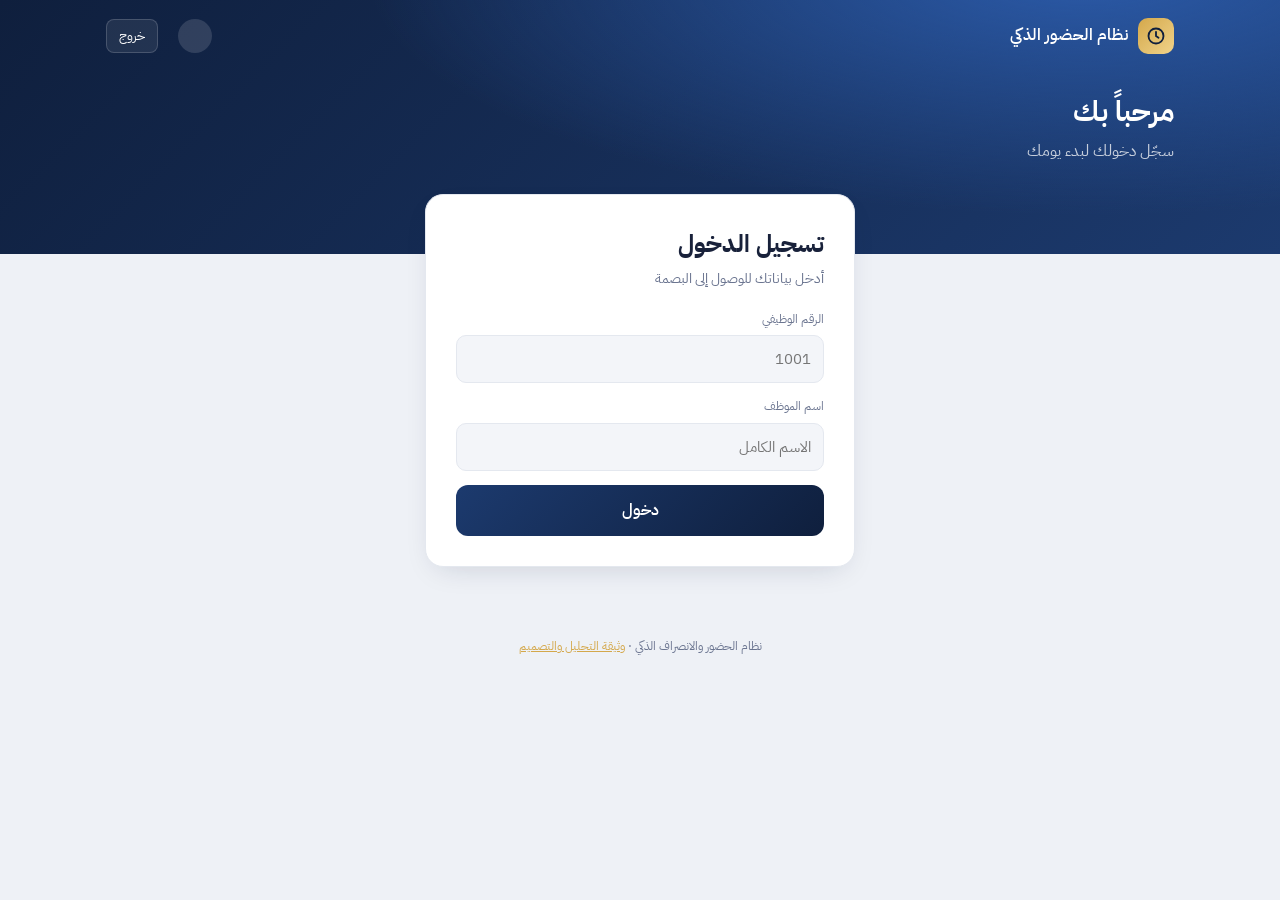
<file: attendance-system/docs/index.html>
<!DOCTYPE html>
<html lang="ar" dir="rtl">
<head>
<meta charset="UTF-8">
<meta name="viewport" content="width=device-width, initial-scale=1.0">
<title>نظام الحضور الذكي</title>
<link rel="preconnect" href="https://fonts.googleapis.com">
<link href="https://fonts.googleapis.com/css2?family=IBM+Plex+Sans+Arabic:wght@400;500;600;700&display=swap" rel="stylesheet">
<style>
  :root{
    --bg:#eef1f6; --surface:#ffffff; --line:#e4e8ef; --txt:#18213a; --muted:#6b7590; --soft:#f3f5f9;
    --hero1:#0f1f3d; --hero2:#1c3a6e; --accent:#d4a84b; --accent2:#3ec7b0;
    --in:#159a6c; --brk:#d08a18; --out:#d0454c; --ot:#6a55d6;
    --shadow:0 10px 30px -12px rgba(16,30,60,.18);
  }
  @media (prefers-color-scheme:dark){:root:not([data-theme="light"]){
    --bg:#0b1020; --surface:#141b2e; --line:#232c44; --txt:#e8ecf6; --muted:#98a2bb; --soft:#1a2238;
    --shadow:0 10px 30px -12px rgba(0,0,0,.6);
  }}
  :root[data-theme="dark"]{--bg:#0b1020; --surface:#141b2e; --line:#232c44; --txt:#e8ecf6; --muted:#98a2bb; --soft:#1a2238; --shadow:0 10px 30px -12px rgba(0,0,0,.6)}
  *{box-sizing:border-box}
  body{margin:0;font-family:"IBM Plex Sans Arabic",Tahoma,sans-serif;background:var(--bg);color:var(--txt);line-height:1.6}
  .wrap{max-width:1100px;margin:auto;padding:0 16px}

  /* ---------- الهيدر ---------- */
  .hero{background:radial-gradient(1200px 400px at 85% -10%,#2b5aa8 0,transparent 60%),linear-gradient(135deg,var(--hero1),var(--hero2));color:#fff;padding-bottom:90px}
  .nav{display:flex;justify-content:space-between;align-items:center;padding:18px 0}
  .brand{display:flex;align-items:center;gap:10px;font-weight:600}
  .brand .mark{width:36px;height:36px;border-radius:10px;background:linear-gradient(135deg,var(--accent),#f0d38a);display:grid;place-items:center;color:var(--hero1)}
  .who{display:flex;align-items:center;gap:10px;font-size:14px}
  .avatar{width:34px;height:34px;border-radius:50%;background:#ffffff22;display:grid;place-items:center;font-weight:600}
  .ghost{background:#ffffff14;border:1px solid #ffffff2a;color:#fff;border-radius:8px;padding:6px 12px;font:inherit;font-size:13px;cursor:pointer}
  .ghost:hover{background:#ffffff24}
  .greet{padding-top:18px}
  .greet h1{margin:0;font-size:28px;font-weight:700}
  .greet p{margin:4px 0 0;opacity:.75}

  /* ---------- البطاقات ---------- */
  .card{background:var(--surface);border:1px solid var(--line);border-radius:18px;box-shadow:var(--shadow)}
  .lift{margin-top:-70px}
  .main{display:grid;grid-template-columns:330px 1fr;gap:20px}
  .ringCard{padding:26px;display:flex;flex-direction:column;align-items:center;text-align:center}
  .ring{position:relative;width:230px;height:230px}
  .ring svg{transform:rotate(-90deg)}
  .ring .center{position:absolute;inset:0;display:flex;flex-direction:column;align-items:center;justify-content:center}
  .clock{font-size:36px;font-weight:700;direction:ltr;letter-spacing:.5px}
  .date{font-size:13px;color:var(--muted)}
  .pct{font-size:12px;color:var(--muted);margin-top:4px}
  .chip{display:inline-flex;align-items:center;gap:8px;margin-top:16px;padding:7px 14px;border-radius:999px;background:var(--soft);font-size:13px;font-weight:600}
  .chip i{width:9px;height:9px;border-radius:50%;background:var(--muted);box-shadow:0 0 0 4px #8881}
  .pulse i{animation:p 1.6s infinite}
  @keyframes p{50%{box-shadow:0 0 0 7px transparent}}

  .actCard{padding:24px;display:flex;flex-direction:column;gap:18px}
  .next{display:flex;align-items:center;gap:14px;padding:16px;border-radius:14px;background:linear-gradient(135deg,var(--soft),transparent);border:1px solid var(--line)}
  .next .ic{width:44px;height:44px;border-radius:12px;display:grid;place-items:center;color:#fff;flex:none}
  .next small{display:block;color:var(--muted);font-size:12px}
  .next b{font-size:18px}
  .next .cd{margin-inline-start:auto;font-size:24px;font-weight:700;direction:ltr;font-variant-numeric:tabular-nums}
  .btns{display:grid;grid-template-columns:repeat(auto-fit,minmax(200px,1fr));gap:14px}
  .btn{position:relative;overflow:hidden;display:flex;align-items:center;gap:14px;border:0;border-radius:14px;color:#fff;font:inherit;font-size:17px;font-weight:600;padding:20px;cursor:pointer;text-align:right;transition:transform .15s,box-shadow .15s}
  .btn:hover{transform:translateY(-2px);box-shadow:0 12px 24px -10px currentColor}
  .btn:active{transform:scale(.98)}
  .btn .bi{width:46px;height:46px;border-radius:12px;background:#ffffff26;display:grid;place-items:center;flex:none}
  .btn small{display:block;font-weight:400;font-size:12px;opacity:.85}
  .in{background:linear-gradient(135deg,#17a774,#0e7a55)}
  .brk{background:linear-gradient(135deg,#e39a21,#b8730c)}
  .out{background:linear-gradient(135deg,#e2545b,#b0333a)}
  .ot{background:linear-gradient(135deg,#7c66e6,#5440bb)}
  .done{padding:22px;border:1px dashed var(--line);border-radius:14px;text-align:center;color:var(--muted)}
  .timeline{display:flex;gap:6px;flex-wrap:wrap}
  .tl{display:flex;align-items:center;gap:6px;font-size:12px;padding:5px 10px;border-radius:999px;background:var(--soft)}
  .tl i{width:7px;height:7px;border-radius:50%}

  .stats{display:grid;grid-template-columns:repeat(4,1fr);gap:16px;margin-top:20px}
  .stat{padding:18px}
  .stat .top{display:flex;justify-content:space-between;align-items:center;color:var(--muted);font-size:13px}
  .stat .sic{width:32px;height:32px;border-radius:10px;display:grid;place-items:center}
  .stat b{display:block;font-size:24px;margin-top:6px}
  .stat small{color:var(--muted);font-size:12px}

  .two{display:grid;grid-template-columns:1.4fr 1fr;gap:20px;margin-top:20px}
  .sec{padding:20px}
  .sec h2{margin:0 0 14px;font-size:16px;display:flex;justify-content:space-between;align-items:center}
  .sec h2 span{font-size:12px;color:var(--muted);font-weight:400}
  .chart{display:flex;align-items:flex-end;gap:10px;height:170px;padding-top:10px}
  .bar{flex:1;display:flex;flex-direction:column;align-items:center;gap:6px;height:100%;justify-content:flex-end}
  .bar .col{width:100%;max-width:38px;border-radius:8px 8px 4px 4px;background:linear-gradient(180deg,var(--accent2),#2a8f7f);min-height:4px;transition:height .5s}
  .bar.today .col{background:linear-gradient(180deg,var(--accent),#b48a33)}
  .bar.empty .col{background:var(--line)}
  .bar span{font-size:11px;color:var(--muted)}
  .bar em{font-style:normal;font-size:11px;font-weight:600}
  .insight{display:flex;gap:12px;padding:12px 0;border-bottom:1px solid var(--line)}
  .insight:last-child{border-bottom:0}
  .insight .dotx{width:34px;height:34px;border-radius:10px;display:grid;place-items:center;flex:none;font-size:16px}
  .insight p{margin:0;font-size:14px}
  .insight small{color:var(--muted);font-size:12px}

  table{width:100%;border-collapse:collapse;font-size:14px}
  th{color:var(--muted);font-weight:500;font-size:12px;text-align:right;padding:8px 10px;border-bottom:1px solid var(--line)}
  td{padding:10px;border-bottom:1px solid var(--line)}
  .tag{display:inline-flex;align-items:center;gap:6px;padding:3px 10px;border-radius:999px;font-size:12px;font-weight:600}
  .tblwrap{overflow-x:auto;max-height:340px}

  details{margin-top:20px}
  summary{cursor:pointer;padding:16px 20px;font-weight:600;list-style:none;display:flex;justify-content:space-between}
  summary::after{content:"＋";color:var(--muted)}
  details[open] summary::after{content:"－"}
  .grid{display:grid;grid-template-columns:repeat(auto-fit,minmax(160px,1fr));gap:14px;padding:0 20px 20px}
  label{display:block;font-size:12px;color:var(--muted);margin-bottom:6px}
  input{width:100%;padding:11px 12px;border:1px solid var(--line);border-radius:10px;background:var(--soft);color:var(--txt);font:inherit;font-size:15px}
  input:focus{outline:2px solid var(--accent2);outline-offset:-1px}
  .hint{font-size:12px;color:var(--muted);padding:0 20px 20px;margin:0}

  /* ---------- الدخول ---------- */
  .login{max-width:430px;margin:-60px auto 40px;padding:30px}
  .login h2{margin:0 0 4px}
  .login p{margin:0 0 20px;color:var(--muted);font-size:14px}
  .field{margin-bottom:14px}
  .primary{width:100%;border:0;border-radius:12px;padding:13px;font:inherit;font-weight:600;font-size:16px;color:#fff;background:linear-gradient(135deg,var(--hero2),var(--hero1));cursor:pointer}
  .toast{position:fixed;bottom:22px;left:50%;transform:translateX(-50%) translateY(120px);background:var(--hero1);color:#fff;padding:12px 20px;border-radius:12px;font-size:14px;box-shadow:var(--shadow);transition:transform .35s;z-index:9}
  .toast.show{transform:translateX(-50%) translateY(0)}
  footer{text-align:center;color:var(--muted);font-size:12px;padding:30px 0}

  @media (max-width:860px){
    .main,.two{grid-template-columns:1fr}
    .stats{grid-template-columns:1fr 1fr}
    .greet h1{font-size:22px}
    .ring{width:200px;height:200px}
    .ring svg{width:200px;height:200px}
  }
</style>
</head>
<body>

<section class="hero">
  <div class="wrap">
    <nav class="nav">
      <div class="brand"><div class="mark"><svg width="20" height="20" viewBox="0 0 24 24" fill="none" stroke="currentColor" stroke-width="2.2" stroke-linecap="round"><circle cx="12" cy="12" r="9"/><path d="M12 7v5l3 2"/></svg></div>نظام الحضور الذكي</div>
      <div class="who" id="whoBox" hidden><div class="avatar" id="avatar"></div><span id="who"></span><button class="ghost" onclick="logout()">خروج</button></div>
    </nav>
    <div class="greet"><h1 id="greet">مرحباً بك</h1><p id="sub">سجّل دخولك لبدء يومك</p></div>
  </div>
</section>

<main class="wrap">
  <section id="loginBox" class="card login">
    <h2>تسجيل الدخول</h2>
    <p>أدخل بياناتك للوصول إلى البصمة</p>
    <form onsubmit="login(event)">
      <div class="field"><label>الرقم الوظيفي</label><input id="empId" inputmode="numeric" placeholder="1001" required></div>
      <div class="field"><label>اسم الموظف</label><input id="empName" placeholder="الاسم الكامل" required></div>
      <button class="primary">دخول</button>
    </form>
  </section>

  <div id="app" hidden>
    <div class="main lift">
      <section class="card ringCard">
        <div class="ring">
          <svg width="230" height="230" viewBox="0 0 230 230">
            <defs><linearGradient id="g" x1="0" y1="0" x2="1" y2="1"><stop offset="0" stop-color="#3ec7b0"/><stop offset="1" stop-color="#d4a84b"/></linearGradient></defs>
            <circle cx="115" cy="115" r="100" fill="none" stroke="var(--soft)" stroke-width="14"/>
            <circle id="arc" cx="115" cy="115" r="100" fill="none" stroke="url(#g)" stroke-width="14" stroke-linecap="round" stroke-dasharray="628.3" stroke-dashoffset="628.3" style="transition:stroke-dashoffset .6s"/>
          </svg>
          <div class="center"><div class="clock" id="clock">--:--</div><div class="date" id="date"></div><div class="pct" id="pct"></div></div>
        </div>
        <div class="chip" id="chip"><i id="chipDot"></i><span id="status"></span></div>
      </section>

      <section class="card actCard">
        <div class="next"><div class="ic" id="nextIc"></div><div><small id="nextLbl"></small><b id="nextTxt"></b></div><div class="cd" id="nextCd"></div></div>
        <div class="btns" id="btns"></div>
        <div class="timeline" id="timeline"></div>
      </section>
    </div>

    <div class="stats">
      <div class="card stat"><div class="top">ساعات العمل اليوم<div class="sic" style="background:#3ec7b022;color:var(--accent2)">⏱</div></div><b id="stWork">—</b><small id="stWorkS"></small></div>
      <div class="card stat"><div class="top">التأخير<div class="sic" style="background:#d0454c22;color:var(--out)">⚑</div></div><b id="stLate">—</b><small id="stLateS"></small></div>
      <div class="card stat"><div class="top">الاستراحة<div class="sic" style="background:#d08a1822;color:var(--brk)">☕</div></div><b id="stBrk">—</b><small id="stBrkS"></small></div>
      <div class="card stat"><div class="top">العمل الإضافي<div class="sic" style="background:#6a55d622;color:var(--ot)">✦</div></div><b id="stOt">—</b><small id="stOtS"></small></div>
    </div>

    <div class="two">
      <section class="card sec">
        <h2>ساعات العمل - آخر 7 أيام <span id="weekTotal"></span></h2>
        <div class="chart" id="chart"></div>
      </section>
      <section class="card sec">
        <h2>تحليلات ذكية <span>تلقائية</span></h2>
        <div id="insights"></div>
      </section>
    </div>

    <section class="card sec" style="margin-top:20px">
      <h2>سجل الحركات <span id="logCount"></span></h2>
      <div class="tblwrap"><table>
        <thead><tr><th>التاريخ</th><th>الحركة</th><th>الوقت</th></tr></thead>
        <tbody id="log"></tbody>
      </table></div>
    </section>

    <details class="card">
      <summary>إعدادات الدوام</summary>
      <div class="grid">
        <div><label>بداية الدوام</label><input type="time" id="sStart" value="08:00"></div>
        <div><label>وقت الاستراحة</label><input type="time" id="sBreak" value="11:00"></div>
        <div><label>مدة الاستراحة (دقيقة)</label><input type="number" id="sBreakLen" value="30" min="0"></div>
        <div><label>نهاية الدوام</label><input type="time" id="sEnd" value="15:00"></div>
        <div><label>وقت تجريبي</label><input type="time" id="sim"></div>
      </div>
      <p class="hint">الوقت التجريبي للعرض فقط، اتركه فارغاً لاستخدام الوقت الفعلي.</p>
    </details>
  </div>
</main>
<footer>نظام الحضور والانصراف الذكي · <a href="analysis.html" style="color:var(--accent)">وثيقة التحليل والتصميم</a></footer>
<div class="toast" id="toast"></div>

<script>
const $ = id => document.getElementById(id);
const mem = {};
const store = {
  get(k){ try{ const v = localStorage.getItem(k); if(v !== null) return v; }catch(e){} return k in mem ? mem[k] : null; },
  set(k,v){ mem[k] = v; try{ localStorage.setItem(k,v); }catch(e){} },
  del(k){ delete mem[k]; try{ localStorage.removeItem(k); }catch(e){} }
};
let user = JSON.parse(store.get('att_user') || 'null');

const ACT = {
  in:{t:'تسجيل حضور', s:'ابدأ يوم العمل', c:'in', color:'var(--in)', i:'<path d="M15 3h4a2 2 0 0 1 2 2v14a2 2 0 0 1-2 2h-4M10 17l-5-5 5-5M5 12h11"/>'},
  breakStart:{t:'بداية الاستراحة', s:'خذ قسطاً من الراحة', c:'brk', color:'var(--brk)', i:'<path d="M17 8h1a4 4 0 0 1 0 8h-1M3 8h14v9a4 4 0 0 1-4 4H7a4 4 0 0 1-4-4zM6 2v3M10 2v3M14 2v3"/>'},
  breakEnd:{t:'نهاية الاستراحة', s:'العودة للعمل', c:'brk', color:'var(--brk)', i:'<path d="M9 14 4 9l5-5M4 9h11a5 5 0 0 1 0 10h-3"/>'},
  out:{t:'تسجيل انصراف', s:'إنهاء يوم العمل', c:'out', color:'var(--out)', i:'<path d="M9 21H5a2 2 0 0 1-2-2V5a2 2 0 0 1 2-2h4M16 17l5-5-5-5M21 12H9"/>'},
  otStart:{t:'عمل إضافي', s:'بدء ساعات إضافية', c:'ot', color:'var(--ot)', i:'<circle cx="12" cy="13" r="8"/><path d="M12 9v4l2 2M9 2h6"/>'},
  otEnd:{t:'إنهاء العمل الإضافي', s:'تسجيل الانصراف', c:'ot', color:'var(--ot)', i:'<path d="M4 22V4M4 4h13l-2 4 2 4H4"/>'}
};
const svg = (p, s=22) => `<svg width="${s}" height="${s}" viewBox="0 0 24 24" fill="none" stroke="currentColor" stroke-width="1.9" stroke-linecap="round" stroke-linejoin="round">${p}</svg>`;
const esc = s => String(s).replace(/[&<>"']/g, c => ({'&':'&amp;','<':'&lt;','>':'&gt;','"':'&quot;',"'":'&#39;'}[c]));

// ---------- الوقت ----------
function now(){
  const d = new Date(), s = $('sim').value;
  if(s){ const [h,m] = s.split(':'); d.setHours(+h, +m, 0); }
  return d;
}
const mins = t => { const [h,m] = t.split(':'); return +h*60 + +m; };
const nowMin = () => { const d = now(); return d.getHours()*60 + d.getMinutes() + d.getSeconds()/60; };
const ymd = d => d.toLocaleDateString('en-CA');
const today = () => ymd(new Date());
const dur = m => { m = Math.max(0, Math.round(m)); return m >= 60 ? `${Math.floor(m/60)}س ${m%60}د` : `${m}د`; };
const cd = m => { const s = Math.max(0, Math.round(m*60)); const h = Math.floor(s/3600), mm = Math.floor(s%3600/60), ss = s%60;
  return (h ? h + ':' : '') + String(mm).padStart(2,'0') + ':' + String(ss).padStart(2,'0'); };
const cfg = () => ({start:mins($('sStart').value), brk:mins($('sBreak').value), brkLen:+$('sBreakLen').value || 0, end:mins($('sEnd').value)});

// ---------- البيانات ----------
const key = () => 'att_log_' + user.id;
const getLog = () => JSON.parse(store.get(key()) || '[]');
const dayLog = date => getLog().filter(r => r.date === date);

function login(e){
  e.preventDefault();
  user = {id:$('empId').value.trim(), name:$('empName').value.trim()};
  store.set('att_user', JSON.stringify(user)); show();
}
function logout(){ store.del('att_user'); user = null; show(); }

function record(type){
  const log = getLog(), d = now();
  log.push({date: today(), type, time: d.toTimeString().slice(0,5)});
  store.set(key(), JSON.stringify(log));
  toast(`تم ${ACT[type].t} الساعة ${d.toTimeString().slice(0,5)} ✓`);
  render();
}

function toast(msg){
  const t = $('toast'); t.textContent = msg; t.classList.add('show');
  clearTimeout(t._h); t._h = setTimeout(() => t.classList.remove('show'), 2600);
}

// ---------- منطق الأزرار ----------
function lastOf(t){ return t.length ? t[t.length-1].type : null; }

function available(){
  const t = dayLog(today()), last = lastOf(t), c = cfg(), cur = nowMin();
  if(!last) return ['in'];
  if(last === 'breakStart') return ['breakEnd'];
  if(last === 'otStart') return ['otEnd'];
  if(last === 'out' || last === 'otEnd') return [];
  const a = [];
  if(cur >= c.brk && cur < c.end && !t.some(r => r.type === 'breakStart')) a.push('breakStart');
  if(cur >= c.end) a.push('out', 'otStart');
  return a;
}

// دقائق العمل الفعلية لليوم (بدون الاستراحة)
function workedMinutes(t, isToday){
  const f = ty => t.find(r => r.type === ty), inR = f('in');
  if(!inR) return 0;
  const endR = f('otEnd') || f('out');
  const stop = endR ? mins(endR.time) : (isToday ? nowMin() : mins(inR.time));
  let w = stop - mins(inR.time);
  const bs = f('breakStart'), be = f('breakEnd');
  if(bs) w -= (be ? mins(be.time) : (isToday ? nowMin() : mins(bs.time))) - mins(bs.time);
  return Math.max(0, w);
}

// ---------- البطاقة الذكية: الحدث القادم ----------
function nextEvent(){
  const t = dayLog(today()), last = lastOf(t), c = cfg(), cur = nowMin(), f = ty => t.find(r => r.type === ty);
  const hadBreak = t.some(r => r.type === 'breakStart');
  if(!last){
    if(cur < c.start) return {lbl:'يبدأ الدوام بعد', txt:'استعد ليوم جديد', cd:c.start-cur, color:'var(--in)', i:ACT.in.i};
    return {lbl:'أنت متأخر منذ', txt:'سجّل حضورك الآن', cd:cur-c.start, color:'var(--out)', i:ACT.in.i};
  }
  if(last === 'breakStart'){
    const left = mins(f('breakStart').time) + c.brkLen - cur;
    return left >= 0 ? {lbl:'المتبقي من الاستراحة', txt:'استمتع بوقتك', cd:left, color:'var(--brk)', i:ACT.breakStart.i}
                     : {lbl:'تجاوزت مدة الاستراحة بـ', txt:'حان وقت العودة', cd:-left, color:'var(--out)', i:ACT.breakEnd.i};
  }
  if(last === 'otStart') return {lbl:'عمل إضافي منذ', txt:'جهد مشكور 👏', cd:cur-mins(f('otStart').time), color:'var(--ot)', i:ACT.otStart.i};
  if(last === 'out' || last === 'otEnd') return {lbl:'انتهى يومك', txt:`عملت ${dur(workedMinutes(t,true))} اليوم`, cd:null, color:'var(--accent2)', i:ACT.otEnd.i};
  if(!hadBreak && cur < c.brk) return {lbl:'الاستراحة بعد', txt:'أنت على رأس العمل', cd:c.brk-cur, color:'var(--brk)', i:ACT.breakStart.i};
  if(cur < c.end) return {lbl:'نهاية الدوام بعد', txt:'أنت على رأس العمل', cd:c.end-cur, color:'var(--in)', i:ACT.out.i};
  return {lbl:'انتهى وقت الدوام منذ', txt:'انصرف أو ابدأ عملاً إضافياً', cd:cur-c.end, color:'var(--out)', i:ACT.out.i};
}

const STATUS = {
  null:['لم يتم تسجيل الحضور','var(--muted)'], in:['على رأس العمل','var(--in)'], breakEnd:['على رأس العمل','var(--in)'],
  breakStart:['في الاستراحة','var(--brk)'], otStart:['عمل إضافي','var(--ot)'], out:['تم الانصراف','var(--out)'], otEnd:['تم الانصراف','var(--out)']
};

// ---------- التحليلات ----------
function insights(){
  const c = cfg(), byDay = {};
  getLog().forEach(r => (byDay[r.date] = byDay[r.date] || []).push(r));
  const days = Object.keys(byDay).filter(d => byDay[d].some(r => r.type === 'in'));
  const out = [];
  if(!days.length) return [['💡','#3ec7b022','ابدأ بتسجيل حضورك','ستظهر هنا تحليلات عن التزامك وساعات عملك']];

  const ins = days.map(d => mins(byDay[d].find(r => r.type === 'in').time));
  const onTime = ins.filter(m => m <= c.start).length, rate = Math.round(onTime / days.length * 100);
  out.push([rate >= 80 ? '🏆' : rate >= 50 ? '📈' : '⚠️', rate >= 80 ? '#159a6c22' : '#d08a1822',
    `نسبة الالتزام بالوقت ${rate}%`, `حضرت في الوقت ${onTime} من أصل ${days.length} يوم`]);

  const avg = Math.round(ins.reduce((a,b) => a+b, 0) / ins.length);
  out.push(['🕗','#3ec7b022', `متوسط وقت حضورك ${String(Math.floor(avg/60)).padStart(2,'0')}:${String(avg%60).padStart(2,'0')}`,
    avg <= c.start ? 'ممتاز، تحضر قبل بداية الدوام عادةً' : `أبكر بـ ${avg - c.start} دقيقة لتصل في الوقت`]);

  const ot = days.reduce((s,d) => { const t = byDay[d], a = t.find(r => r.type==='otStart'), b = t.find(r => r.type==='otEnd');
    return s + (a && b ? mins(b.time) - mins(a.time) : 0); }, 0);
  if(ot) out.push(['✦','#6a55d622', `إجمالي العمل الإضافي ${dur(ot)}`, 'محسوب من كل الأيام المسجلة']);

  const longBreaks = days.filter(d => { const t = byDay[d], a = t.find(r => r.type==='breakStart'), b = t.find(r => r.type==='breakEnd');
    return a && b && mins(b.time) - mins(a.time) > c.brkLen; }).length;
  out.push(longBreaks ? ['☕','#d0454c22', `تجاوزت مدة الاستراحة ${longBreaks} مرة`, `المدة المسموحة ${c.brkLen} دقيقة`]
                      : ['✅','#159a6c22', 'التزام كامل بمدة الاستراحة', 'لم تتجاوز الوقت المسموح أبداً']);
  return out;
}

// ---------- الرسم ----------
function render(){
  if(!user) return;
  const t = dayLog(today()), last = lastOf(t), c = cfg(), cur = nowMin(), f = ty => t.find(r => r.type === ty);

  // الحلقة: تقدم يوم العمل
  const p = Math.min(1, Math.max(0, (cur - c.start) / (c.end - c.start)));
  $('arc').style.strokeDashoffset = 628.3 * (1 - p);
  $('pct').textContent = cur < c.start ? 'لم يبدأ الدوام' : p >= 1 ? 'اكتمل وقت الدوام' : `مضى ${Math.round(p*100)}% من الدوام`;

  const st = STATUS[last];
  $('status').textContent = st[0]; $('chipDot').style.background = st[1];
  $('chip').classList.toggle('pulse', ['in','breakEnd','breakStart','otStart'].includes(last));

  const acts = available();
  $('btns').innerHTML = acts.length ? acts.map(ty => { const a = ACT[ty];
    return `<button class="btn ${a.c}" onclick="record('${ty}')"><div class="bi">${svg(a.i)}</div><span>${a.t}<small>${a.s}</small></span></button>`; }).join('')
    : `<div class="done">${last ? 'لا يوجد إجراء متاح الآن، ستظهر الأزرار تلقائياً في وقتها' : ''}</div>`;

  $('timeline').innerHTML = t.map(r => `<span class="tl"><i style="background:${ACT[r.type].color}"></i>${ACT[r.type].t} ${r.time}</span>`).join('');

  // الإحصائيات
  const worked = workedMinutes(t, true), planned = c.end - c.start - c.brkLen;
  $('stWork').textContent = f('in') ? dur(worked) : '—';
  $('stWorkS').textContent = f('in') ? `من ${dur(planned)} مطلوبة` : 'لم يبدأ بعد';
  const inR = f('in'), late = inR ? mins(inR.time) - c.start : 0;
  $('stLate').textContent = inR ? (late > 0 ? dur(late) : 'لا يوجد') : '—';
  $('stLateS').textContent = inR ? (late > 0 ? `حضرت ${inR.time}` : 'حضرت في الوقت 👌') : '';
  const bs = f('breakStart'), be = f('breakEnd');
  const bl = bs ? (be ? mins(be.time) : cur) - mins(bs.time) : 0;
  $('stBrk').textContent = bs ? dur(bl) : '—';
  $('stBrkS').textContent = bs ? (bl > c.brkLen ? `تجاوز ${dur(bl - c.brkLen)}` : `من ${c.brkLen}د مسموحة`) : 'لم تبدأ';
  const os = f('otStart'), oe = f('otEnd');
  $('stOt').textContent = os ? dur((oe ? mins(oe.time) : cur) - mins(os.time)) : '—';
  $('stOtS').textContent = os ? (oe ? 'مكتمل' : 'جارٍ الآن') : 'لا يوجد';

  // الرسم البياني الأسبوعي
  const bars = [], dn = ['أحد','إثنين','ثلاثاء','أربعاء','خميس','جمعة','سبت'];
  for(let i = 6; i >= 0; i--){ const d = new Date(); d.setDate(d.getDate() - i);
    const k = ymd(d); bars.push({k, label: i === 0 ? 'اليوم' : dn[d.getDay()], m: workedMinutes(dayLog(k), i === 0)}); }
  const max = Math.max(planned, ...bars.map(b => b.m), 1), total = bars.reduce((s,b) => s + b.m, 0);
  $('weekTotal').textContent = `الإجمالي ${dur(total)}`;
  $('chart').innerHTML = bars.map((b,i) => `<div class="bar ${i===6?'today':''} ${b.m?'':'empty'}">
    <em>${b.m ? (b.m/60).toFixed(1) : ''}</em><div class="col" style="height:${Math.max(3, b.m/max*120)}px"></div><span>${b.label}</span></div>`).join('');

  $('insights').innerHTML = insights().map(([ic,bg,p,s]) =>
    `<div class="insight"><div class="dotx" style="background:${bg}">${ic}</div><div><p>${p}</p><small>${s}</small></div></div>`).join('');

  const rows = getLog().slice().reverse();
  $('logCount').textContent = rows.length ? `${rows.length} حركة` : '';
  $('log').innerHTML = rows.length ? rows.map(r => { const a = ACT[r.type];
    return `<tr><td>${r.date}</td><td><span class="tag" style="background:color-mix(in srgb, ${a.color} 15%, transparent);color:${a.color}">${a.t}</span></td><td>${r.time}</td></tr>`; }).join('')
    : '<tr><td colspan="3" style="text-align:center;color:var(--muted)">لا توجد حركات بعد</td></tr>';
  tick();
}

function tick(){
  const d = now(), h = d.getHours();
  $('clock').textContent = d.toLocaleTimeString('en-GB', {hour:'2-digit', minute:'2-digit'});
  $('date').textContent = d.toLocaleDateString('ar-SA', {weekday:'long', day:'numeric', month:'long'});
  if(user){
    const g = h < 12 ? 'صباح الخير' : h < 17 ? 'مساء الخير' : 'مساء النور';
    $('greet').textContent = `${g}، ${user.name.split(' ')[0]} 👋`;
    const n = nextEvent();
    $('sub').textContent = n.txt;
    $('nextLbl').textContent = n.lbl; $('nextTxt').textContent = n.txt;
    $('nextCd').textContent = n.cd == null ? '' : cd(n.cd);
    $('nextIc').style.background = n.color; $('nextIc').innerHTML = svg(n.i, 22);
  }
}

function show(){
  $('loginBox').hidden = !!user; $('app').hidden = !user; $('whoBox').hidden = !user;
  if(user){
    $('who').textContent = `${user.name} · ${user.id}`;
    $('avatar').textContent = user.name.trim().charAt(0);
    render();
  } else { $('greet').textContent = 'مرحباً بك'; $('sub').textContent = 'سجّل دخولك لبدء يومك'; }
}

['sStart','sBreak','sBreakLen','sEnd','sim'].forEach(id => $(id).addEventListener('input', render));
setInterval(tick, 1000);
setInterval(render, 30000);
show();
</script>
</body>
</html>
</file>
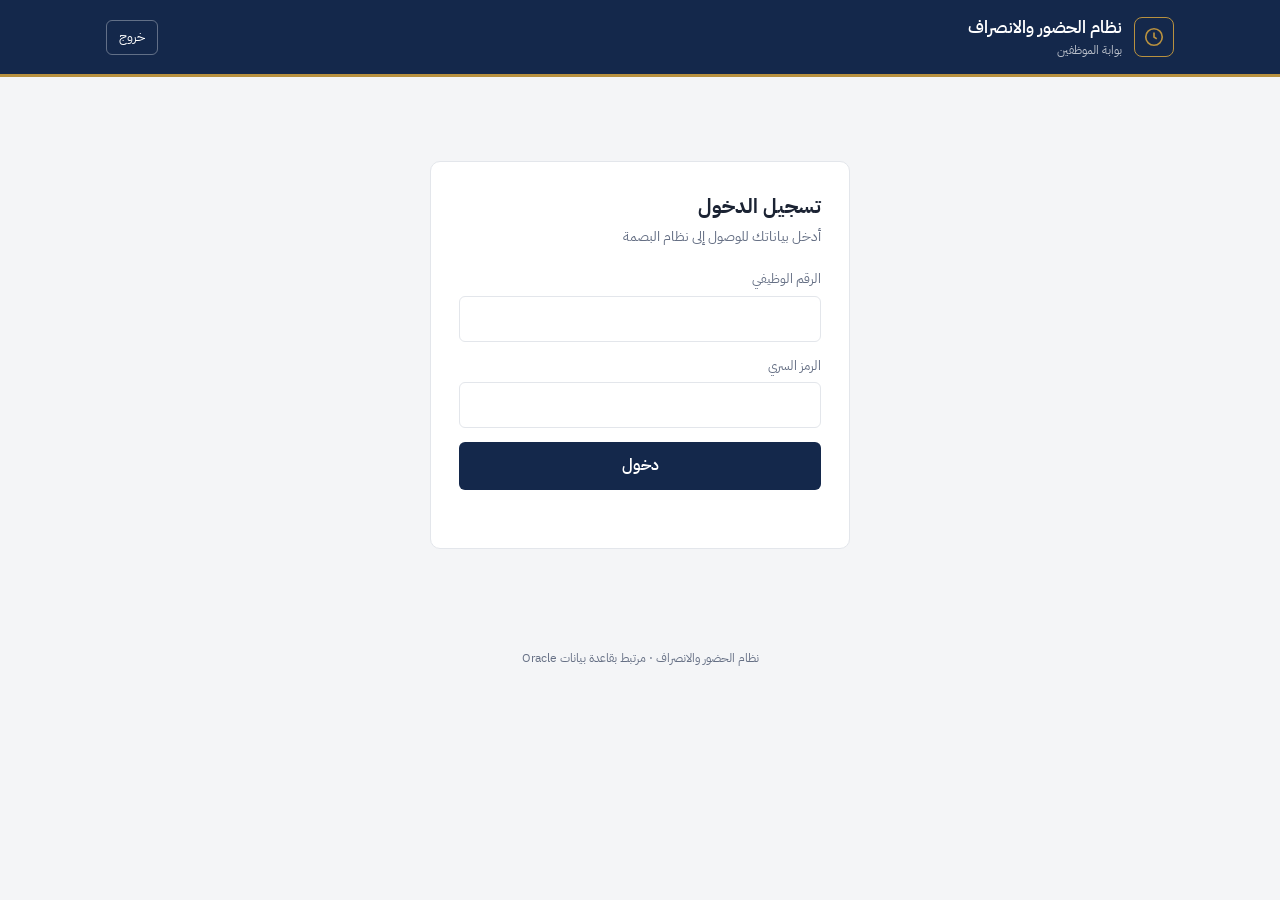
<file: attendance-system/web/index.html>
<!DOCTYPE html>
<html lang="ar" dir="rtl">
<head>
<meta charset="UTF-8">
<meta name="viewport" content="width=device-width, initial-scale=1.0">
<meta name="theme-color" content="#14284b">
<meta name="apple-mobile-web-app-capable" content="yes">
<title>نظام الحضور والانصراف</title>
<link rel="manifest" href="manifest.webmanifest">
<link rel="icon" href="icon.svg">
<link rel="apple-touch-icon" href="icon.svg">
<link href="https://fonts.googleapis.com/css2?family=IBM+Plex+Sans+Arabic:wght@400;500;600;700&display=swap" rel="stylesheet">
<link rel="stylesheet" href="style.css">
</head>
<body>
<header class="topbar">
  <div class="wrap">
    <div class="brand">
      <div class="logo"><svg width="22" height="22" viewBox="0 0 24 24" fill="none" stroke="#b8913f" stroke-width="1.8"><circle cx="12" cy="12" r="9"/><path d="M12 7v5l3 2"/></svg></div>
      <div><h1>نظام الحضور والانصراف</h1><p>بوابة الموظفين</p></div>
    </div>
    <div class="user" id="userBar" hidden>
      <span id="who"></span>
      <a id="adminLink" href="admin.html" hidden>لوحة المدير</a>
      <button onclick="logout()">خروج</button>
    </div>
  </div>
</header>

<main class="wrap">
  <section id="loginBox" class="panel login" hidden>
    <form class="panel-b" onsubmit="doLogin(event)">
      <h2>تسجيل الدخول</h2>
      <p>أدخل بياناتك للوصول إلى نظام البصمة</p>
      <div class="field"><label for="empId">الرقم الوظيفي</label><input id="empId" inputmode="numeric" autocomplete="username" required></div>
      <div class="field"><label for="pin">الرمز السري</label><input id="pin" type="password" inputmode="numeric" autocomplete="current-password" required></div>
      <button class="primary full">دخول</button>
      <div class="msg err" id="loginMsg"></div>
    </form>
  </section>

  <div id="app" hidden>
    <section class="panel">
      <div class="hero">
        <div class="hero-time">
          <div class="clock" id="clock">--:--:--</div>
          <div class="date" id="date"></div>
          <div class="badge"><span class="dot" id="dot"></span><span id="status">...</span></div>
        </div>
        <div class="hero-act">
          <div class="label" id="shiftInfo">الإجراء المتاح</div>
          <div class="btns" id="btns"></div>
          <div class="msg err" id="punchMsg"></div>
        </div>
      </div>
    </section>

    <section class="panel">
      <div class="stats">
        <div class="stat"><span>وقت الحضور</span><b id="stIn">—</b></div>
        <div class="stat"><span>التأخير</span><b id="stLate">—</b></div>
        <div class="stat"><span>مدة الاستراحة</span><b id="stBrk">—</b></div>
        <div class="stat"><span>العمل الإضافي</span><b id="stOt">—</b></div>
      </div>
    </section>

    <section class="panel">
      <div class="panel-h"><h2>حركات اليوم</h2></div>
      <div class="tblwrap"><table>
        <thead><tr><th>الحركة</th><th>الوقت</th></tr></thead>
        <tbody id="log"></tbody>
      </table></div>
    </section>
  </div>
</main>
<footer>نظام الحضور والانصراف · مرتبط بقاعدة بيانات Oracle</footer>

<script src="common.js"></script>
<script>
const STATUS = {
  null:['لم يتم تسجيل الحضور','var(--muted)'], IN:['على رأس العمل','var(--in)'], BREAK_END:['على رأس العمل','var(--in)'],
  BREAK_START:['في الاستراحة','var(--brk)'], OT_START:['عمل إضافي','var(--ot)'], OUT:['تم الانصراف','var(--out)'], OT_END:['تم الانصراف','var(--out)']
};
let clockOffset = 0; // الفرق بين وقت الخادم ووقت الجهاز
const mins = t => { const [h,m] = t.split(':'); return +h*60 + +m; };

async function doLogin(e){
  e.preventDefault();
  $('loginMsg').textContent = '';
  try{
    const s = await api('/api/login', {empId: $('empId').value, pin: $('pin').value});
    session.set(s); show();
  }catch(err){ $('loginMsg').textContent = err.message; }
}

function render(d){
  const sec = s => { const [h,m,x] = s.split(':'); return (+h*3600 + +m*60 + +(x||0)) * 1000; };
  const n = new Date(); clockOffset = sec(d.serverTime) - sec(n.toTimeString().slice(0,8));

  $('shiftInfo').textContent = `${d.shift.name}: ${d.shift.start} – ${d.shift.end} · الاستراحة ${d.shift.breakTime}`;
  $('btns').innerHTML = d.allowed.length ? d.allowed.map(a => { const x = ACT[a];
    return `<button class="btn ${x.c}" onclick="punch('${a}', this)">${svg(ICON[x.i])}<span>${x.t}<small>${x.s}</small></span></button>`; }).join('')
    : '<div class="empty">لا يوجد إجراء متاح في الوقت الحالي</div>';

  const last = d.punches.length ? d.punches[d.punches.length-1].action : null, st = STATUS[last];
  $('status').textContent = st[0]; $('dot').style.background = st[1];

  const f = a => d.punches.find(p => p.action === a), inP = f('IN');
  $('stIn').textContent = inP ? hm(inP.time) : '—';
  const late = inP ? mins(inP.time) - mins(d.shift.start) : 0;
  $('stLate').textContent = inP ? (late > 0 ? dur(late) : 'لا يوجد') : '—';
  const bs = f('BREAK_START'), be = f('BREAK_END');
  $('stBrk').textContent = bs && be ? dur(mins(be.time) - mins(bs.time)) : '—';
  const os = f('OT_START'), oe = f('OT_END');
  $('stOt').textContent = os && oe ? dur(mins(oe.time) - mins(os.time)) : '—';

  $('log').innerHTML = d.punches.length ? d.punches.slice().reverse().map(p =>
    `<tr><td><span class="tag"><i style="background:${ACT[p.action].color}"></i>${ACT[p.action].t}</span></td><td>${hm(p.time)}</td></tr>`).join('')
    : '<tr><td colspan="2" style="text-align:center;color:var(--muted)">لا توجد حركات اليوم</td></tr>';
}

async function refresh(){
  try{ render(await api('/api/status')); $('punchMsg').textContent = ''; }
  catch(err){ $('punchMsg').textContent = err.message; }
}

async function punch(action, btn){
  btn.disabled = true;
  try{ render(await api('/api/punch', {action, device: deviceType()})); $('punchMsg').textContent = ''; }
  catch(err){ $('punchMsg').textContent = err.message; btn.disabled = false; }
}

function tick(){
  const d = new Date(Date.now() + clockOffset);
  $('clock').textContent = d.toLocaleTimeString('en-GB');
  $('date').textContent = d.toLocaleDateString('ar-SA', {weekday:'long', year:'numeric', month:'long', day:'numeric'});
}

function show(){
  const s = session.get();
  $('loginBox').hidden = !!s; $('app').hidden = !s; $('userBar').hidden = !s;
  if(s){
    $('who').textContent = `${s.name} · ${s.empId}`;
    $('adminLink').hidden = s.role !== 'ADMIN';
    refresh();
  }
}

setInterval(tick, 1000);
setInterval(() => { if(session.get()) refresh(); }, 30000);
tick(); show();
</script>
</body>
</html>
</file>
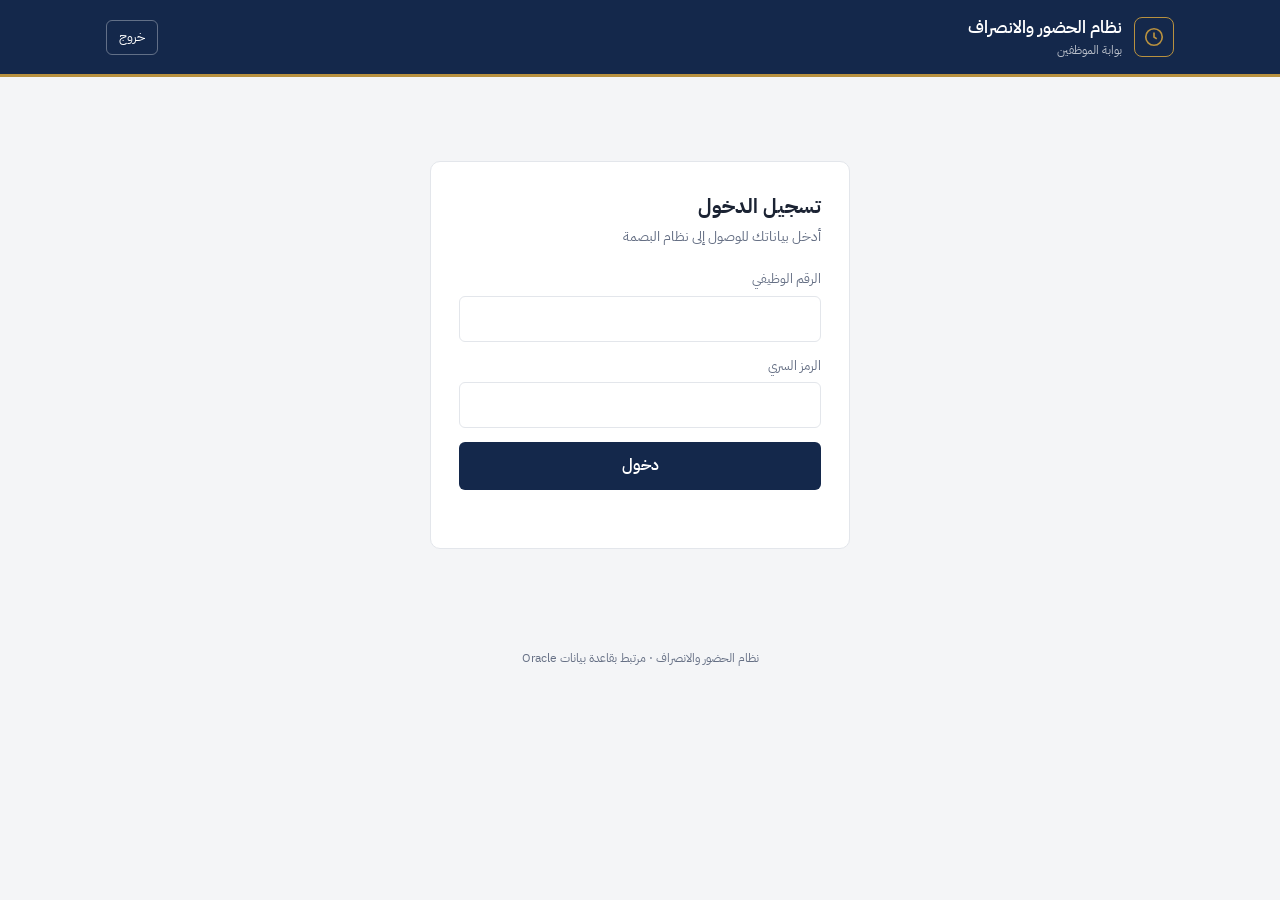
<file: attendance-system/web/admin.html>
<!DOCTYPE html>
<html lang="ar" dir="rtl">
<head>
<meta charset="UTF-8">
<meta name="viewport" content="width=device-width, initial-scale=1.0">
<meta name="theme-color" content="#14284b">
<title>لوحة المدير</title>
<link rel="manifest" href="manifest.webmanifest">
<link rel="icon" href="icon.svg">
<link href="https://fonts.googleapis.com/css2?family=IBM+Plex+Sans+Arabic:wght@400;500;600;700&display=swap" rel="stylesheet">
<link rel="stylesheet" href="style.css">
</head>
<body>
<header class="topbar">
  <div class="wrap">
    <div class="brand">
      <div class="logo"><svg width="22" height="22" viewBox="0 0 24 24" fill="none" stroke="#b8913f" stroke-width="1.8"><circle cx="12" cy="12" r="9"/><path d="M12 7v5l3 2"/></svg></div>
      <div><h1>لوحة المدير</h1><p>متابعة الحضور والغياب</p></div>
    </div>
    <div class="user"><span id="who"></span><a href="index.html">صفحة البصمة</a><button onclick="logout()">خروج</button></div>
  </div>
</header>

<main class="wrap">
  <section class="panel">
    <div class="stats">
      <div class="stat"><span>إجمالي الموظفين</span><b id="kTotal">—</b></div>
      <div class="stat"><span>الحاضرون</span><b id="kPresent" style="color:var(--in)">—</b></div>
      <div class="stat"><span>الغائبون</span><b id="kAbsent" style="color:var(--out)">—</b></div>
      <div class="stat"><span>المتأخرون</span><b id="kLate" style="color:var(--brk)">—</b></div>
    </div>
  </section>

  <section class="panel">
    <div class="panel-h">
      <h2>الحضور اليومي</h2>
      <div class="inline">
        <input type="date" id="day" onchange="loadSummary()">
        <button class="secondary" onclick="exportCsv()">تصدير CSV</button>
      </div>
    </div>
    <div class="tblwrap"><table>
      <thead><tr><th>الرقم</th><th>الاسم</th><th>القسم</th><th>الدوام</th><th>الحضور</th><th>الاستراحة</th><th>الانصراف</th><th>الحالة</th><th>التأخير</th><th>إضافي</th></tr></thead>
      <tbody id="rows"></tbody>
    </table></div>
  </section>

  <section class="panel">
    <div class="panel-h"><h2>إضافة موظف</h2></div>
    <form class="panel-b" onsubmit="addEmp(event)">
      <div class="grid">
        <div><label>الرقم الوظيفي</label><input id="nId" required></div>
        <div><label>الاسم</label><input id="nName" required></div>
        <div><label>القسم</label><select id="nDept"></select></div>
        <div><label>الدوام</label><select id="nShift"></select></div>
        <div><label>الصلاحية</label><select id="nRole"><option value="EMP">موظف</option><option value="ADMIN">مدير</option></select></div>
        <div><label>الرمز السري</label><input id="nPin" type="password" minlength="4" required></div>
      </div>
      <div style="margin-top:14px"><button class="primary">إضافة</button></div>
      <div class="msg" id="empMsg"></div>
    </form>
  </section>

  <section class="panel">
    <div class="panel-h"><h2>الموظفون</h2></div>
    <div class="tblwrap"><table>
      <thead><tr><th>الرقم</th><th>الاسم</th><th>القسم</th><th>الصلاحية</th><th>الحالة</th></tr></thead>
      <tbody id="emps"></tbody>
    </table></div>
  </section>
</main>

<script src="common.js"></script>
<script>
const s = session.get();
if(!s || s.role !== 'ADMIN') location.href = 'index.html';
$('who').textContent = s ? s.name : '';
$('day').value = new Date().toLocaleDateString('en-CA');

const COLORS = {PRESENT:'var(--in)', BREAK:'var(--brk)', OVERTIME:'var(--ot)', LEFT:'var(--navy2)', ABSENT:'var(--out)'};
let current = [];

async function loadSummary(){
  try{
    const d = await api('/api/admin/summary?date=' + encodeURIComponent($('day').value));
    current = d.rows;
    $('kTotal').textContent = d.rows.length;
    $('kAbsent').textContent = d.rows.filter(r => r.status === 'ABSENT').length;
    $('kPresent').textContent = d.rows.length - d.rows.filter(r => r.status === 'ABSENT').length;
    $('kLate').textContent = d.rows.filter(r => r.late > 0).length;
    $('rows').innerHTML = d.rows.length ? d.rows.map(r => `<tr>
      <td>${esc(r.empId)}</td><td>${esc(r.name)}</td><td>${esc(r.dept)}</td><td>${esc(r.shift)}</td>
      <td>${hm(r.in)}</td><td>${r.breakStart ? hm(r.breakStart) + ' – ' + hm(r.breakEnd) : '—'}</td><td>${hm(r.out)}</td>
      <td><span class="pill" style="background:${COLORS[r.status]}">${esc(r.statusLabel)}</span></td>
      <td>${dur(r.late)}</td><td>${dur(r.overtime)}</td></tr>`).join('')
      : '<tr><td colspan="10" style="text-align:center;color:var(--muted)">لا يوجد موظفون</td></tr>';
  }catch(err){ $('rows').innerHTML = `<tr><td colspan="10" class="msg err">${esc(err.message)}</td></tr>`; }
}

async function loadEmployees(){
  const d = await api('/api/admin/employees');
  $('emps').innerHTML = d.rows.map(e => `<tr><td>${esc(e.empId)}</td><td>${esc(e.name)}</td><td>${esc(e.dept)}</td>
    <td>${e.role === 'ADMIN' ? 'مدير' : 'موظف'}</td><td>${e.active ? 'نشط' : 'موقوف'}</td></tr>`).join('');
}

async function loadLookups(){
  const d = await api('/api/admin/lookups');
  $('nDept').innerHTML = d.departments.map(x => `<option value="${x.id}">${esc(x.name)}</option>`).join('');
  $('nShift').innerHTML = d.shifts.map(x => `<option value="${x.id}">${esc(x.name)}</option>`).join('');
}

async function addEmp(e){
  e.preventDefault();
  const m = $('empMsg');
  try{
    await api('/api/admin/employees', {empId:$('nId').value, name:$('nName').value, deptId:$('nDept').value,
      shiftId:$('nShift').value, role:$('nRole').value, pin:$('nPin').value});
    m.className = 'msg ok'; m.textContent = 'تمت إضافة الموظف';
    e.target.reset(); loadEmployees(); loadSummary();
  }catch(err){ m.className = 'msg err'; m.textContent = err.message; }
}

function exportCsv(){
  const head = ['الرقم','الاسم','القسم','الدوام','الحضور','بداية الاستراحة','نهاية الاستراحة','الانصراف','الحالة','التأخير (د)','إضافي (د)'];
  const lines = [head].concat(current.map(r => [r.empId, r.name, r.dept, r.shift, hm(r.in), hm(r.breakStart), hm(r.breakEnd), hm(r.out), r.statusLabel, r.late, r.overtime]));
  const csv = '﻿' + lines.map(l => l.map(v => `"${String(v ?? '').replace(/"/g,'""')}"`).join(',')).join('\n');
  const a = document.createElement('a');
  a.href = URL.createObjectURL(new Blob([csv], {type:'text/csv'}));
  a.download = `attendance-${$('day').value}.csv`; a.click();
}

if(s && s.role === 'ADMIN'){ loadSummary(); loadEmployees().catch(()=>{}); loadLookups().catch(()=>{}); setInterval(loadSummary, 60000); }
</script>
</body>
</html>
</file>
<file: company-website/css/style.css>
:root {
  --primary: #0f766e;
  --primary-dark: #115e59;
  --accent: #f59e0b;
  --dark: #0f172a;
  --text: #334155;
  --muted: #64748b;
  --bg: #ffffff;
  --bg-alt: #f1f5f9;
  --border: #e2e8f0;
  --radius: 14px;
  --shadow: 0 10px 30px rgba(15, 23, 42, .08);
  --header-h: 72px;
}

*, *::before, *::after { box-sizing: border-box; margin: 0; padding: 0; }
html { scroll-behavior: smooth; scroll-padding-top: var(--header-h); }
body {
  font-family: 'Tajawal', Tahoma, Arial, sans-serif;
  color: var(--text);
  background: var(--bg);
  line-height: 1.8;
  font-size: 17px;
  overflow-x: hidden;
}
img { max-width: 100%; display: block; }
a { color: inherit; text-decoration: none; }
h1, h2, h3, h4 { color: var(--dark); line-height: 1.4; }
.container { width: min(1140px, 100% - 32px); margin-inline: auto; }

/* أزرار */
.btn {
  display: inline-block; padding: 12px 28px; border-radius: 999px;
  font-weight: 700; font-family: inherit; font-size: 1rem;
  border: 2px solid transparent; cursor: pointer; transition: .25s;
}
.btn-primary { background: var(--primary); color: #fff; }
.btn-primary:hover { background: var(--primary-dark); transform: translateY(-2px); }
.btn-outline { border-color: var(--primary); color: var(--primary); }
.btn-outline:hover { background: var(--primary); color: #fff; }
.btn-sm { padding: 8px 20px; }
.btn-block { width: 100%; }

/* الهيدر */
.header {
  position: fixed; inset: 0 0 auto 0; height: var(--header-h); z-index: 100;
  background: rgba(255,255,255,.9); backdrop-filter: blur(10px);
  transition: box-shadow .3s;
}
.header.scrolled { box-shadow: 0 2px 20px rgba(0,0,0,.08); }
.nav-wrap { height: 100%; display: flex; align-items: center; justify-content: space-between; }
.logo { display: flex; align-items: center; gap: 10px; font-size: 1.5rem; font-weight: 800; color: var(--dark); }
.logo.light { color: #fff; }
.nav { display: flex; align-items: center; gap: 28px; }
.nav-link { font-weight: 500; position: relative; transition: color .2s; }
.nav-link::after {
  content: ""; position: absolute; bottom: -4px; right: 0; width: 0; height: 2px;
  background: var(--primary); transition: width .25s;
}
.nav-link:hover, .nav-link.active { color: var(--primary); }
.nav-link:hover::after, .nav-link.active::after { width: 100%; }

.menu-toggle { display: none; background: none; border: 0; cursor: pointer; padding: 8px; }
.menu-toggle span { display: block; width: 26px; height: 3px; margin: 5px 0; background: var(--dark); border-radius: 3px; transition: .3s; }
.menu-toggle.open span:nth-child(1) { transform: translateY(8px) rotate(45deg); }
.menu-toggle.open span:nth-child(2) { opacity: 0; }
.menu-toggle.open span:nth-child(3) { transform: translateY(-8px) rotate(-45deg); }

/* الواجهة */
.hero {
  padding: calc(var(--header-h) + 60px) 0 80px;
  background: radial-gradient(circle at 10% 20%, #ccfbf1 0, transparent 40%),
              radial-gradient(circle at 90% 80%, #fef3c7 0, transparent 40%);
}
.hero-grid { display: grid; grid-template-columns: 1.2fr 1fr; gap: 40px; align-items: center; }
.badge { display: inline-block; background: #ccfbf1; color: var(--primary-dark); padding: 6px 16px; border-radius: 999px; font-weight: 700; font-size: .9rem; margin-bottom: 16px; }
.hero h1 { font-size: clamp(2rem, 4.5vw, 3.2rem); font-weight: 800; margin-bottom: 18px; }
.highlight { color: var(--primary); }
.hero p { font-size: 1.15rem; color: var(--muted); margin-bottom: 28px; }
.hero-actions { display: flex; gap: 14px; flex-wrap: wrap; }
.hero-visual { position: relative; height: 380px; }
.circle {
  position: absolute; inset: 20px; border-radius: 50%;
  background: linear-gradient(135deg, var(--primary), #14b8a6);
  box-shadow: var(--shadow);
}
.card-float {
  position: absolute; z-index: 2; background: #fff; padding: 16px 22px; border-radius: var(--radius);
  box-shadow: var(--shadow); display: flex; flex-direction: column; animation: float 4s ease-in-out infinite;
}
.card-float strong { font-size: 1.6rem; color: var(--primary); }
.card-float span { color: var(--muted); font-size: .9rem; }
.c1 { top: 30px; right: -10px; }
.c2 { bottom: 30px; left: -10px; animation-delay: 2s; }
@keyframes float { 50% { transform: translateY(-12px); } }

/* الأقسام */
.section { padding: 90px 0; }
.section-alt { background: var(--bg-alt); }
.section-title { font-size: clamp(1.7rem, 3vw, 2.3rem); margin-bottom: 14px; position: relative; padding-bottom: 12px; }
.section-title::after { content: ""; position: absolute; bottom: 0; right: 0; width: 60px; height: 4px; background: var(--accent); border-radius: 4px; }
.section-title.center { text-align: center; }
.section-title.center::after { right: 50%; transform: translateX(50%); }
.section-sub { text-align: center; color: var(--muted); margin-bottom: 48px; }
.lead { font-size: 1.2rem; font-weight: 500; color: var(--dark); margin-bottom: 12px; }

.about-grid { display: grid; grid-template-columns: 1fr 1fr; gap: 50px; align-items: center; }
.check-list { list-style: none; margin-top: 20px; }
.check-list li { padding-right: 32px; position: relative; margin-bottom: 10px; }
.check-list li::before { content: "✓"; position: absolute; right: 0; color: #fff; background: var(--primary); width: 22px; height: 22px; border-radius: 50%; display: grid; place-items: center; font-size: .8rem; top: 4px; }
.about-cards { display: grid; gap: 16px; }
.mini-card { background: var(--bg-alt); border-right: 4px solid var(--primary); padding: 20px 24px; border-radius: var(--radius); }
.mini-card h3 { margin-bottom: 6px; }

.services-grid { display: grid; grid-template-columns: repeat(3, 1fr); gap: 24px; }
.service-card { background: #fff; padding: 32px 26px; border-radius: var(--radius); box-shadow: var(--shadow); transition: .3s; border-bottom: 4px solid transparent; }
.service-card:hover { transform: translateY(-8px); border-bottom-color: var(--primary); }
.service-card .icon { font-size: 2.2rem; width: 64px; height: 64px; display: grid; place-items: center; background: #ccfbf1; border-radius: 16px; margin-bottom: 18px; }
.service-card h3 { margin-bottom: 8px; }
.service-card p { color: var(--muted); }

.stats { background: linear-gradient(135deg, var(--primary-dark), var(--primary)); color: #fff; padding: 60px 0; }
.stats-grid { display: grid; grid-template-columns: repeat(4, 1fr); text-align: center; gap: 20px; }
.stat strong { display: block; font-size: 2.6rem; font-weight: 800; }
.stat strong::before { content: "+"; }

.why-grid { display: grid; grid-template-columns: repeat(4, 1fr); gap: 24px; }
.why-item { padding: 28px; border: 1px solid var(--border); border-radius: var(--radius); transition: .3s; }
.why-item:hover { box-shadow: var(--shadow); border-color: transparent; }
.why-item .num { font-size: 2rem; font-weight: 800; color: var(--accent); }
.why-item h3 { margin: 6px 0; }
.why-item p { color: var(--muted); }

/* السلايدر */
.slider { max-width: 760px; margin: 40px auto 0; text-align: center; }
.slides { position: relative; min-height: 200px; }
.slide { position: absolute; inset: 0; opacity: 0; visibility: hidden; transition: opacity .5s; background: #fff; padding: 36px; border-radius: var(--radius); box-shadow: var(--shadow); }
.slide.active { opacity: 1; visibility: visible; position: relative; }
.slide p { font-size: 1.2rem; color: var(--dark); margin-bottom: 14px; }
.slide cite { color: var(--primary); font-style: normal; font-weight: 700; }
.slider-controls { display: flex; justify-content: center; align-items: center; gap: 16px; margin-top: 24px; }
.slider-btn { width: 44px; height: 44px; border-radius: 50%; border: 2px solid var(--primary); background: #fff; color: var(--primary); font-size: 1.2rem; cursor: pointer; transition: .2s; }
.slider-btn:hover { background: var(--primary); color: #fff; }
.dots { display: flex; gap: 8px; }
.dot { width: 10px; height: 10px; border-radius: 50%; background: #cbd5e1; border: 0; cursor: pointer; }
.dot.active { background: var(--primary); width: 26px; border-radius: 6px; }

/* التواصل */
.contact-grid { display: grid; grid-template-columns: 1fr 1.2fr; gap: 50px; }
.contact-info { list-style: none; margin-top: 24px; }
.contact-info li { display: flex; gap: 12px; align-items: center; margin-bottom: 14px; }
.contact-info a:hover { color: var(--primary); }
.contact-form { background: var(--bg-alt); padding: 32px; border-radius: var(--radius); }
.field { margin-bottom: 16px; }
.field label { display: block; font-weight: 700; margin-bottom: 6px; color: var(--dark); }
.field input, .field select, .field textarea {
  width: 100%; padding: 12px 14px; border: 1px solid var(--border); border-radius: 10px;
  font-family: inherit; font-size: 1rem; background: #fff; transition: border-color .2s;
}
.field input:focus, .field select:focus, .field textarea:focus { outline: none; border-color: var(--primary); box-shadow: 0 0 0 3px #ccfbf1; }
.field.invalid input, .field.invalid select, .field.invalid textarea { border-color: #dc2626; }
.error { color: #dc2626; font-size: .85rem; min-height: 1em; display: block; }
.form-status { margin-top: 12px; font-weight: 700; text-align: center; }
.form-status.success { color: var(--primary); }

/* الفوتر */
.footer { background: var(--dark); color: #cbd5e1; padding-top: 60px; }
.footer-grid { display: grid; grid-template-columns: 2fr 1fr 1fr; gap: 30px; padding-bottom: 40px; }
.footer h4 { color: #fff; margin-bottom: 12px; }
.footer-grid > div > a:not(.logo) { display: block; margin-bottom: 8px; transition: color .2s; }
.footer-grid a:hover { color: var(--accent); }
.footer .logo { margin-bottom: 12px; }
.copyright { border-top: 1px solid #1e293b; text-align: center; padding: 18px 0; font-size: .9rem; }

.to-top {
  position: fixed; bottom: 24px; left: 24px; width: 46px; height: 46px; border-radius: 50%;
  border: 0; background: var(--primary); color: #fff; font-size: 1.3rem; cursor: pointer;
  opacity: 0; visibility: hidden; transition: .3s; box-shadow: var(--shadow); z-index: 90;
}
.to-top.show { opacity: 1; visibility: visible; }

/* ظهور تدريجي */
.reveal { opacity: 0; transform: translateY(30px); transition: .7s ease; }
.reveal.visible { opacity: 1; transform: none; }

/* صفحة 404 */
.notfound { min-height: 100vh; display: grid; place-items: center; text-align: center; padding: 16px; }
.notfound h1 { font-size: 6rem; color: var(--primary); }

/* التجاوب */
@media (max-width: 992px) {
  .services-grid { grid-template-columns: repeat(2, 1fr); }
  .why-grid { grid-template-columns: repeat(2, 1fr); }
}
@media (max-width: 820px) {
  .menu-toggle { display: block; }
  .nav {
    position: fixed; top: var(--header-h); right: 0; left: 0;
    flex-direction: column; gap: 0; background: #fff; padding: 10px 16px 20px;
    box-shadow: 0 10px 20px rgba(0,0,0,.08);
    transform: translateY(-120%); transition: transform .3s; z-index: -1;
  }
  .nav.open { transform: none; }
  .nav-link { width: 100%; padding: 12px 0; border-bottom: 1px solid var(--border); }
  .nav-link::after { display: none; }
  .nav .btn { margin-top: 14px; }
  .hero-grid, .about-grid, .contact-grid { grid-template-columns: 1fr; }
  .hero-visual { height: 280px; max-width: 320px; margin-inline: auto; width: 100%; }
  .stats-grid { grid-template-columns: repeat(2, 1fr); }
  .footer-grid { grid-template-columns: 1fr; }
  .section { padding: 64px 0; }
}
@media (max-width: 560px) {
  .services-grid, .why-grid { grid-template-columns: 1fr; }
  .contact-form { padding: 22px; }
  .c1 { right: 0; } .c2 { left: 0; }
}
@media (prefers-reduced-motion: reduce) {
  *, *::before, *::after { animation: none !important; transition: none !important; }
  html { scroll-behavior: auto; }
}
</file>
<file: attendance-system/web/style.css>
:root{
  --bg:#f4f5f7; --surface:#ffffff; --line:#e3e6eb; --txt:#1b2333; --muted:#667085; --soft:#f0f2f6;
  --navy:#14284b; --navy2:#1e3a68; --gold:#b8913f; --clock:#14284b;
  --in:#17694a; --brk:#a86a12; --out:#a8323a; --ot:#4b3c8f;
}
@media (prefers-color-scheme:dark){:root:not([data-theme="light"]){
  --bg:#0e131c; --surface:#161d29; --line:#283244; --txt:#e6e9ef; --muted:#97a0b2; --soft:#1c2533; --clock:#ffffff;
}}
:root[data-theme="dark"]{--bg:#0e131c; --surface:#161d29; --line:#283244; --txt:#e6e9ef; --muted:#97a0b2; --soft:#1c2533; --clock:#ffffff}
*{box-sizing:border-box}
body{margin:0;font-family:"IBM Plex Sans Arabic",Tahoma,sans-serif;background:var(--bg);color:var(--txt);line-height:1.6}

.topbar{background:var(--navy);color:#fff;border-bottom:3px solid var(--gold)}
.topbar .wrap{display:flex;align-items:center;justify-content:space-between;gap:12px;padding:14px 16px}
.brand{display:flex;align-items:center;gap:12px}
.logo{width:40px;height:40px;border:1.5px solid var(--gold);border-radius:8px;display:grid;place-items:center}
.brand h1{margin:0;font-size:17px;font-weight:600}
.brand p{margin:0;font-size:12px;opacity:.7}
.user{display:flex;align-items:center;gap:12px;font-size:14px}
.user a,.user button{background:transparent;color:#fff;border:1px solid #ffffff55;border-radius:6px;padding:6px 12px;font:inherit;font-size:13px;cursor:pointer;text-decoration:none}
.user a:hover,.user button:hover{background:#ffffff14}

.wrap{max-width:1100px;margin:auto;padding:0 16px}
main.wrap{padding-top:24px;padding-bottom:40px}
.panel{background:var(--surface);border:1px solid var(--line);border-radius:10px;margin-bottom:20px}
.panel-h{padding:14px 20px;border-bottom:1px solid var(--line);display:flex;justify-content:space-between;align-items:center;gap:12px;flex-wrap:wrap}
.panel-h h2{margin:0;font-size:15px;font-weight:600}
.panel-b{padding:20px}

.hero{display:grid;grid-template-columns:1fr 1.3fr}
.hero-time{padding:28px 20px;text-align:center;border-left:1px solid var(--line)}
.clock{font-size:46px;font-weight:600;letter-spacing:1px;direction:ltr;color:var(--clock)}
.date{color:var(--muted);font-size:14px}
.badge{display:inline-flex;align-items:center;gap:8px;margin-top:14px;padding:6px 14px;border-radius:999px;background:var(--soft);font-size:13px;font-weight:500}
.dot{width:8px;height:8px;border-radius:50%;background:var(--muted)}
.hero-act{padding:28px 20px;display:flex;flex-direction:column;justify-content:center}
.label{font-size:13px;color:var(--muted);margin-bottom:12px}
.btns{display:grid;grid-template-columns:repeat(auto-fit,minmax(170px,1fr));gap:12px}
.btn{display:flex;align-items:center;gap:12px;border:0;border-radius:8px;color:#fff;font:inherit;font-size:16px;font-weight:600;padding:16px 18px;cursor:pointer;text-align:right}
.btn:hover{filter:brightness(1.1)}
.btn:disabled{opacity:.6;cursor:wait}
.btn small{display:block;font-weight:400;font-size:12px;opacity:.85}
.in{background:var(--in)}.brk{background:var(--brk)}.out{background:var(--out)}.ot{background:var(--ot)}
.empty{color:var(--muted);font-size:14px;padding:14px;border:1px dashed var(--line);border-radius:8px;text-align:center}

.stats{display:grid;grid-template-columns:repeat(4,1fr)}
.stat{padding:16px 20px;border-left:1px solid var(--line)}
.stat:last-child{border-left:0}
.stat span{display:block;font-size:12px;color:var(--muted)}
.stat b{font-size:20px;font-weight:600}

.grid{display:grid;grid-template-columns:repeat(auto-fit,minmax(170px,1fr));gap:14px}
label{display:block;font-size:13px;color:var(--muted);margin-bottom:6px}
input,select{width:100%;padding:10px 12px;border:1px solid var(--line);border-radius:6px;background:var(--surface);color:var(--txt);font:inherit;font-size:15px}
input:focus,select:focus{outline:2px solid var(--navy2);outline-offset:-1px}
.inline{display:flex;gap:8px;align-items:center}
.inline input{width:auto}

.tblwrap{overflow-x:auto}
table{width:100%;border-collapse:collapse;font-size:14px}
th{background:var(--soft);color:var(--muted);font-weight:500;font-size:13px;text-align:right;padding:10px 16px;white-space:nowrap}
td{padding:11px 16px;border-top:1px solid var(--line);white-space:nowrap}
.tag{display:inline-flex;align-items:center;gap:6px}
.tag i{width:8px;height:8px;border-radius:2px;display:inline-block}
.pill{display:inline-block;padding:2px 10px;border-radius:999px;font-size:12px;font-weight:500;color:#fff}

.login{max-width:420px;margin:60px auto}
.login .panel-b{padding:28px}
.login h2{margin:0 0 4px;font-size:20px}
.login p{margin:0 0 20px;color:var(--muted);font-size:14px}
.field{margin-bottom:14px}
.primary{background:var(--navy);color:#fff;border:0;border-radius:6px;padding:11px 18px;font:inherit;font-weight:600;cursor:pointer}
.primary:hover{background:var(--navy2)}
.secondary{background:transparent;color:var(--txt);border:1px solid var(--line);border-radius:6px;padding:10px 16px;font:inherit;cursor:pointer}
.full{width:100%}
.msg{font-size:13px;margin-top:10px;min-height:20px}
.msg.err{color:var(--out)}.msg.ok{color:var(--in)}
footer{text-align:center;color:var(--muted);font-size:12px;padding-bottom:24px}

@media (max-width:720px){
  .hero{grid-template-columns:1fr}
  .hero-time{border-left:0;border-bottom:1px solid var(--line)}
  .stats{grid-template-columns:1fr 1fr}
  .stat:nth-child(2){border-left:0}
  .stat:nth-child(-n+2){border-bottom:1px solid var(--line)}
  .clock{font-size:38px}
  .brand p{display:none}
}
</file>
